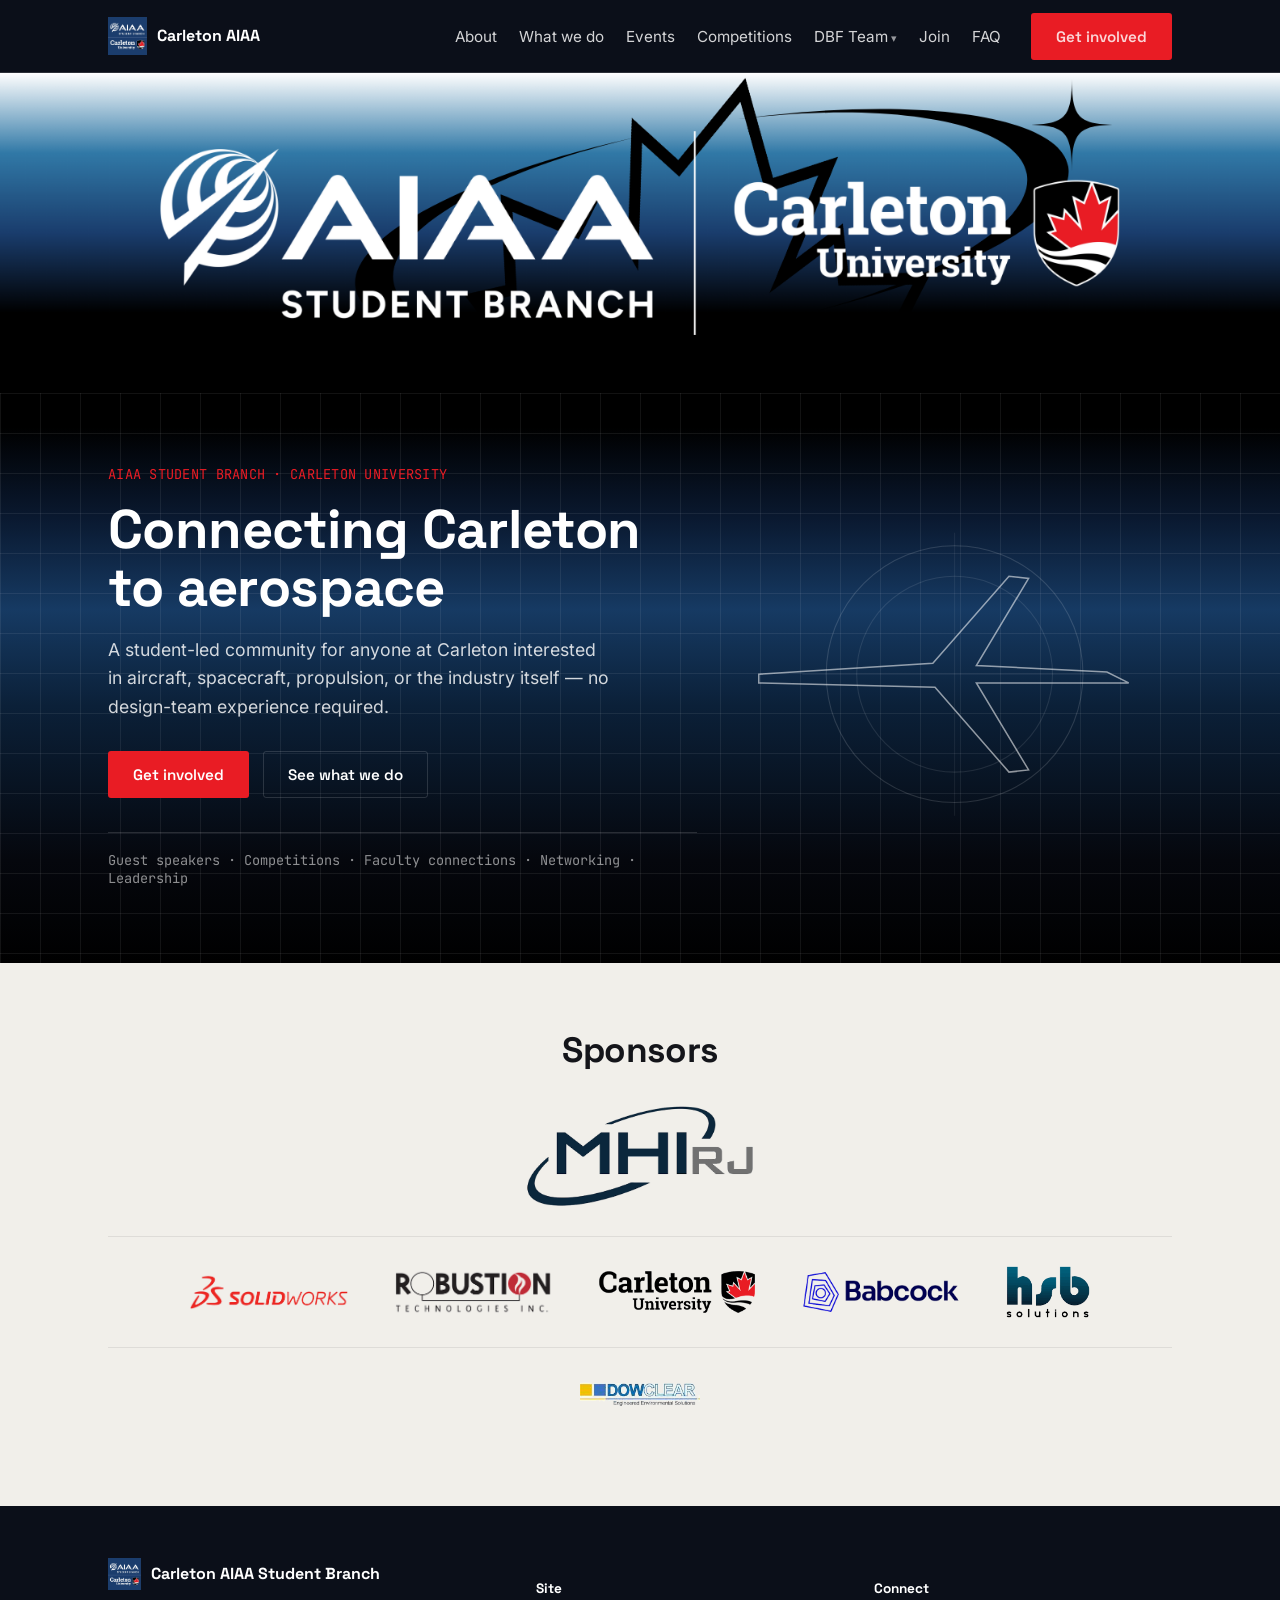
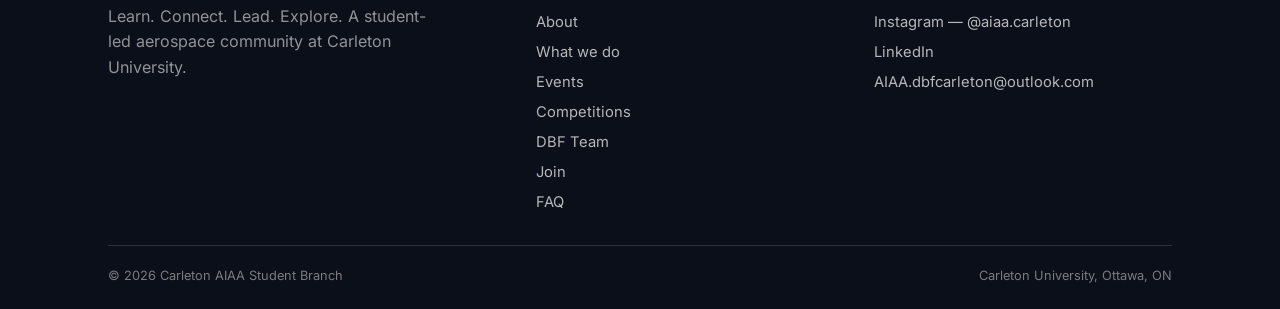
<file: index.html>
<!DOCTYPE html>
<html lang="en">
<head>
<meta charset="UTF-8">
<meta name="viewport" content="width=device-width, initial-scale=1">
<title>Home — Carleton AIAA Student Branch</title>
<meta name="description" content="The AIAA Student Branch at Carleton University — guest speakers, competitions like Design/Build/Fly, faculty connections, and a student-led aerospace community.">
<link rel="stylesheet" href="style.css?v=3">
</head>
<body>
<nav class="nav">
  <div class="wrap">
    <a href="index.html" class="nav-brand">
      <img src="assets/square_transparent.png" alt="Carleton AIAA">
      <span>Carleton AIAA</span>
    </a>
    <button class="nav-toggle" id="navToggle" aria-label="Toggle menu" aria-expanded="false">&#9776;</button>
    <ul class="nav-links" id="navLinks">
      <li><a href="about.html">About</a></li>
      <li><a href="what-we-do.html">What we do</a></li>
      <li><a href="events.html">Events</a></li>
      <li><a href="competitions.html">Competitions</a></li>
      <li class="nav-item-dropdown">
        <a href="dbf.html">DBF Team</a>
        <ul class="nav-dropdown">
          <li><a href="sponsorships.html">Sponsorships</a></li>
          <li><a href="sponsors.html">Sponsors</a></li>
        </ul>
      </li>
      <li><a href="join.html">Join</a></li>
      <li><a href="faq.html">FAQ</a></li>
      <li class="nav-cta"><a class="btn btn-primary" href="join.html">Get involved</a></li>
    </ul>
  </div>
</nav>
<div class="banner"><img src="assets/banner.png" alt="Carleton AIAA — Carleton University"></div>
<header class="hero" id="top">
  <div class="blueprint-grid"></div>
  <div class="wrap">
    <div>
      <div class="hero-kicker">AIAA STUDENT BRANCH &middot; CARLETON UNIVERSITY</div>
      <h1>Connecting Carleton to aerospace</h1>
      <p class="lead">A student-led community for anyone at Carleton interested in aircraft, spacecraft, propulsion, or the industry itself — no design-team experience required.</p>
      <div class="hero-actions">
        <a class="btn btn-primary" href="join.html">Get involved</a>
        <a class="btn btn-ghost" href="what-we-do.html">See what we do</a>
      </div>
      <div class="hero-chips mono">Guest speakers &middot; Competitions &middot; Faculty connections &middot; Networking &middot; Leadership</div>
    </div>
    <div class="hero-art" aria-hidden="true">
      <svg viewBox="0 0 400 300" fill="none" xmlns="http://www.w3.org/2000/svg">
  <path d="M20 150 L180 140 L250 60 L268 62 L220 142 L340 148 L360 158 L220 158 L268 238 L250 240 L182 162 L20 158 Z" stroke="currentColor" stroke-width="1.4"/>
  <circle cx="200" cy="150" r="118" stroke="currentColor" stroke-opacity="0.25" stroke-width="1"/>
  <circle cx="200" cy="150" r="90" stroke="currentColor" stroke-opacity="0.18" stroke-width="1"/>
  <line x1="200" y1="20" x2="200" y2="280" stroke="currentColor" stroke-opacity="0.12"/>
  <line x1="60" y1="150" x2="340" y2="150" stroke="currentColor" stroke-opacity="0.12"/>
</svg>
    </div>
  </div>
</header>

<section class="section" id="homeEvents">
  <div class="wrap">
    <div class="section-head">
      <div class="rule"></div>
      <h2>Upcoming events</h2>
      <p class="lead">Seminars, socials, and everything else coming up at the branch.</p>
    </div>
    <div class="event-list"></div>
    <p class="events-more"><a class="btn btn-outline" href="events.html">See all events &rarr;</a></p>
  </div>
</section>

<section class="section tight alt" id="sponsors">
  <div class="wrap" style="text-align:center;">
    <div class="section-head" style="margin: 0 auto 8px; text-align:center;">
      <h2>Sponsors</h2>
    </div>
    <div class="sponsor-tiers compact">
      <div class="sponsor-tier tier-partner">
        <a href="https://mhirj.com/en" target="_blank" rel="noopener noreferrer" aria-label="MHI RJ Aviation Group (opens in a new tab)"><img src="assets/sponsor_mhirj.png" alt="MHI RJ Aviation Group"></a>
      </div>
      <div class="sponsor-tier tier-gold">
        <a href="https://www.solidworks.com/" target="_blank" rel="noopener noreferrer" aria-label="SOLIDWORKS (opens in a new tab)"><img src="assets/sponsor_solidworks.png" alt="SOLIDWORKS"></a>
        <a href="https://www.robustion.ca/" target="_blank" rel="noopener noreferrer" aria-label="Robustion Technologies Inc. (opens in a new tab)"><img src="assets/sponsor_robustion.png" alt="Robustion Technologies Inc."></a>
        <a href="https://carleton.ca/" target="_blank" rel="noopener noreferrer" aria-label="Carleton University (opens in a new tab)"><img src="assets/sponsor_carleton.png" alt="Carleton University"></a>
        <a href="https://www.babcockinternational.com/" target="_blank" rel="noopener noreferrer" aria-label="Babcock International (opens in a new tab)"><img src="assets/sponsor_babcock.png" alt="Babcock International"></a>
        <a href="https://www.hsb-solutions.com/" target="_blank" rel="noopener noreferrer" aria-label="hsb solutions (opens in a new tab)"><img src="assets/sponsor_hsb.png" alt="hsb solutions"></a>
      </div>
      <div class="sponsor-tier tier-silver">
        <a href="https://dowclear.com/" target="_blank" rel="noopener noreferrer" aria-label="Dowclear Engineered Environmental Solutions (opens in a new tab)"><img src="assets/sponsor_dowclear.png" alt="Dowclear Engineered Environmental Solutions"></a>
      </div>
    </div>
  </div>
</section>

<footer>
  <div class="wrap">
    <div class="footer-top">
      <div>
        <div class="footer-brand">
          <img src="assets/square_transparent.png" alt="Carleton AIAA">
          <span>Carleton AIAA Student Branch</span>
        </div>
        <p style="color:rgba(255,255,255,0.55); max-width: 34ch;">Learn. Connect. Lead. Explore. A student-led aerospace community at Carleton University.</p>
      </div>
      <div>
        <h5>Site</h5>
        <ul>
          <li><a href="about.html">About</a></li>
          <li><a href="what-we-do.html">What we do</a></li>
          <li><a href="events.html">Events</a></li>
          <li><a href="competitions.html">Competitions</a></li>
          <li><a href="dbf.html">DBF Team</a></li>
          <li><a href="join.html">Join</a></li>
          <li><a href="faq.html">FAQ</a></li>
        </ul>
      </div>
      <div>
        <h5>Connect</h5>
        <ul>
          <li><a href="https://www.instagram.com/aiaa.carleton" target="_blank" rel="noopener">Instagram &mdash; @aiaa.carleton</a></li>
          <li><a href="https://www.linkedin.com/company/108041948/" target="_blank" rel="noopener">LinkedIn</a></li>
          <li><a href="mailto:AIAA.dbfcarleton@outlook.com">AIAA.dbfcarleton@outlook.com</a></li>
        </ul>
      </div>
    </div>
    <div class="footer-bottom">
      <span>&copy; <span id="year"></span> Carleton AIAA Student Branch</span>
      <span>Carleton University, Ottawa, ON</span>
    </div>
  </div>
</footer>

<script src="events.js?v=4"></script>
<script src="script.js?v=3"></script>
</body>
</html>
</file>
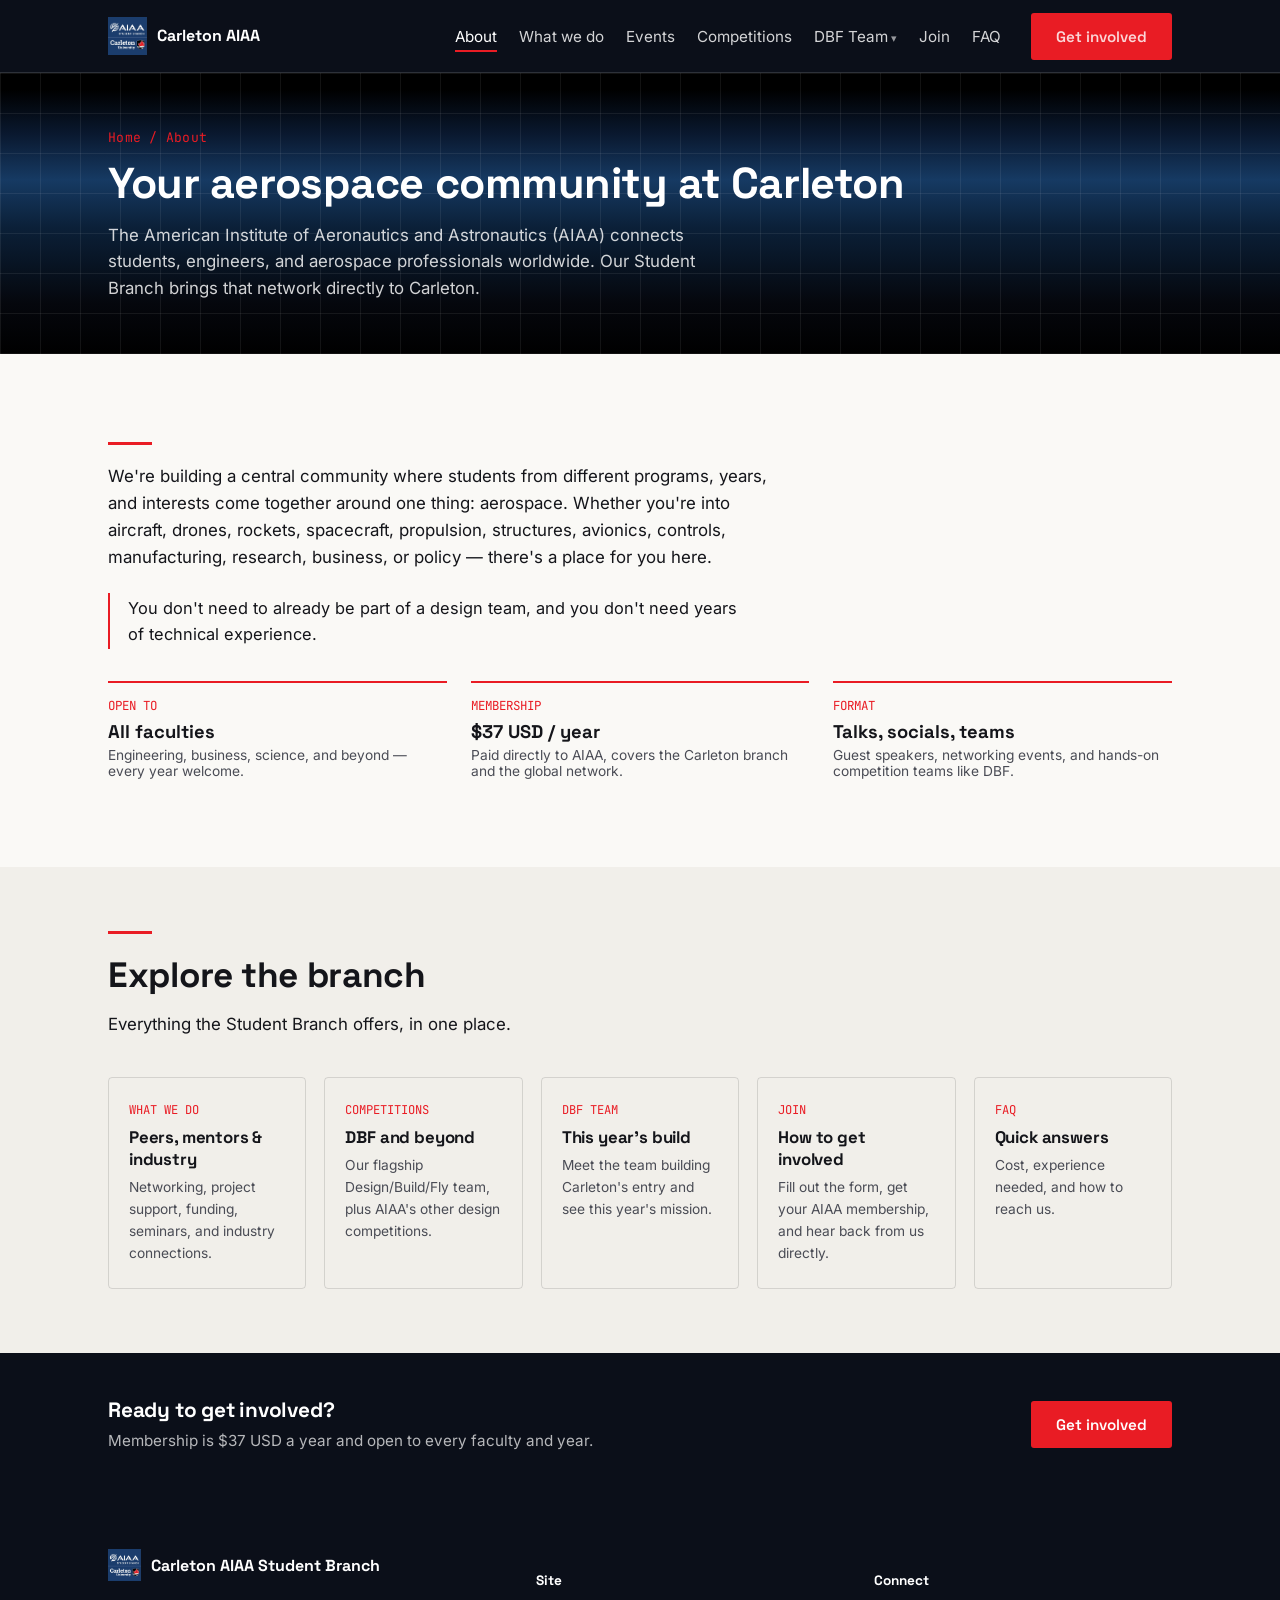
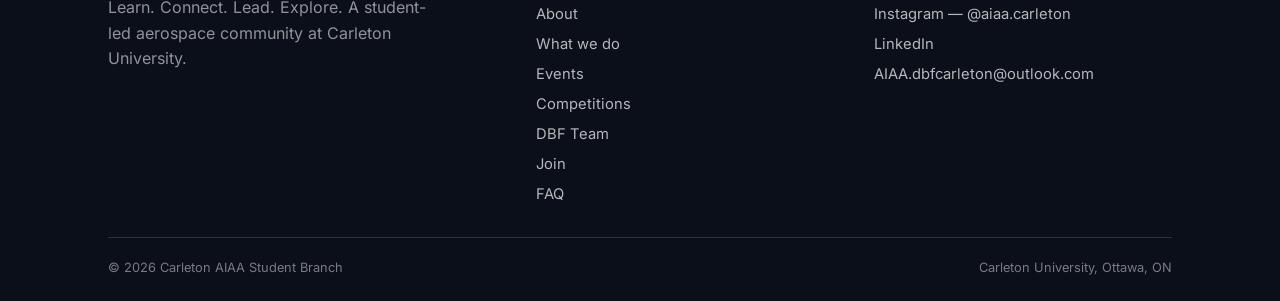
<file: about.html>
<!DOCTYPE html>
<html lang="en">
<head>
<meta charset="UTF-8">
<meta name="viewport" content="width=device-width, initial-scale=1">
<title>About — Carleton AIAA Student Branch</title>
<meta name="description" content="What the AIAA Student Branch at Carleton University is, who it's for, and why it exists.">
<link rel="stylesheet" href="style.css?v=3">
</head>
<body>
<nav class="nav">
  <div class="wrap">
    <a href="index.html" class="nav-brand">
      <img src="assets/square_transparent.png" alt="Carleton AIAA">
      <span>Carleton AIAA</span>
    </a>
    <button class="nav-toggle" id="navToggle" aria-label="Toggle menu" aria-expanded="false">&#9776;</button>
    <ul class="nav-links" id="navLinks">
      <li><a href="about.html" class="active">About</a></li>
      <li><a href="what-we-do.html">What we do</a></li>
      <li><a href="events.html">Events</a></li>
      <li><a href="competitions.html">Competitions</a></li>
      <li class="nav-item-dropdown">
        <a href="dbf.html">DBF Team</a>
        <ul class="nav-dropdown">
          <li><a href="sponsorships.html">Sponsorships</a></li>
          <li><a href="sponsors.html">Sponsors</a></li>
        </ul>
      </li>
      <li><a href="join.html">Join</a></li>
      <li><a href="faq.html">FAQ</a></li>
      <li class="nav-cta"><a class="btn btn-primary" href="join.html">Get involved</a></li>
    </ul>
  </div>
</nav>
<header class="page-header">
  <div class="blueprint-grid"></div>
  <div class="wrap">
    <div class="crumb"><a href="index.html">Home</a> / About</div>
    <h1>Your aerospace community at Carleton</h1>
    <p class="lead">The American Institute of Aeronautics and Astronautics (AIAA) connects students, engineers, and aerospace professionals worldwide. Our Student Branch brings that network directly to Carleton.</p>
  </div>
</header>

<section class="section">
  <div class="wrap">
    <div style="max-width:760px;">
      <div class="rule"></div>
      <p class="lead">We're building a central community where students from different programs, years, and interests come together around one thing: aerospace. Whether you're into aircraft, drones, rockets, spacecraft, propulsion, structures, avionics, controls, manufacturing, research, business, or policy — there's a place for you here.</p>
      <div class="callout">
        <p>You don't need to already be part of a design team, and you don't need years of technical experience.</p>
      </div>
    </div>

    <div class="facts-strip" style="margin-top:32px;">
      <div class="fact"><div class="fk">OPEN TO</div><div class="fv">All faculties</div><div class="fd">Engineering, business, science, and beyond — every year welcome.</div></div>
      <div class="fact"><div class="fk">MEMBERSHIP</div><div class="fv">$37 USD / year</div><div class="fd">Paid directly to AIAA, covers the Carleton branch and the global network.</div></div>
      <div class="fact"><div class="fk">FORMAT</div><div class="fv">Talks, socials, teams</div><div class="fd">Guest speakers, networking events, and hands-on competition teams like DBF.</div></div>
    </div>
  </div>
</section>

<section class="section alt tight">
  <div class="wrap">
    <div class="section-head">
      <div class="rule"></div>
      <h2>Explore the branch</h2>
      <p class="lead">Everything the Student Branch offers, in one place.</p>
    </div>
    <div class="nav-tiles">
      <a class="nav-tile" href="what-we-do.html">
        <div class="nt-label">WHAT WE DO</div>
        <h3>Peers, mentors &amp; industry</h3>
        <p>Networking, project support, funding, seminars, and industry connections.</p>
      </a>
      <a class="nav-tile" href="competitions.html">
        <div class="nt-label">COMPETITIONS</div>
        <h3>DBF and beyond</h3>
        <p>Our flagship Design/Build/Fly team, plus AIAA's other design competitions.</p>
      </a>
      <a class="nav-tile" href="dbf.html">
        <div class="nt-label">DBF TEAM</div>
        <h3>This year's build</h3>
        <p>Meet the team building Carleton's entry and see this year's mission.</p>
      </a>
      <a class="nav-tile" href="join.html">
        <div class="nt-label">JOIN</div>
        <h3>How to get involved</h3>
        <p>Fill out the form, get your AIAA membership, and hear back from us directly.</p>
      </a>
      <a class="nav-tile" href="faq.html">
        <div class="nt-label">FAQ</div>
        <h3>Quick answers</h3>
        <p>Cost, experience needed, and how to reach us.</p>
      </a>
    </div>
  </div>
</section>

<section class="cta-band">
  <div class="wrap">
    <div>
      <h3>Ready to get involved?</h3>
      <p>Membership is $37 USD a year and open to every faculty and year.</p>
    </div>
    <div class="cta-actions">
      <a class="btn btn-primary" href="join.html">Get involved</a>
    </div>
  </div>
</section>
<footer>
  <div class="wrap">
    <div class="footer-top">
      <div>
        <div class="footer-brand">
          <img src="assets/square_transparent.png" alt="Carleton AIAA">
          <span>Carleton AIAA Student Branch</span>
        </div>
        <p style="color:rgba(255,255,255,0.55); max-width: 34ch;">Learn. Connect. Lead. Explore. A student-led aerospace community at Carleton University.</p>
      </div>
      <div>
        <h5>Site</h5>
        <ul>
          <li><a href="about.html">About</a></li>
          <li><a href="what-we-do.html">What we do</a></li>
          <li><a href="events.html">Events</a></li>
          <li><a href="competitions.html">Competitions</a></li>
          <li><a href="dbf.html">DBF Team</a></li>
          <li><a href="join.html">Join</a></li>
          <li><a href="faq.html">FAQ</a></li>
        </ul>
      </div>
      <div>
        <h5>Connect</h5>
        <ul>
          <li><a href="https://www.instagram.com/aiaa.carleton" target="_blank" rel="noopener">Instagram &mdash; @aiaa.carleton</a></li>
          <li><a href="https://www.linkedin.com/company/108041948/" target="_blank" rel="noopener">LinkedIn</a></li>
          <li><a href="mailto:AIAA.dbfcarleton@outlook.com">AIAA.dbfcarleton@outlook.com</a></li>
        </ul>
      </div>
    </div>
    <div class="footer-bottom">
      <span>&copy; <span id="year"></span> Carleton AIAA Student Branch</span>
      <span>Carleton University, Ottawa, ON</span>
    </div>
  </div>
</footer>

<script src="script.js?v=3"></script>
</body>
</html>
</file>
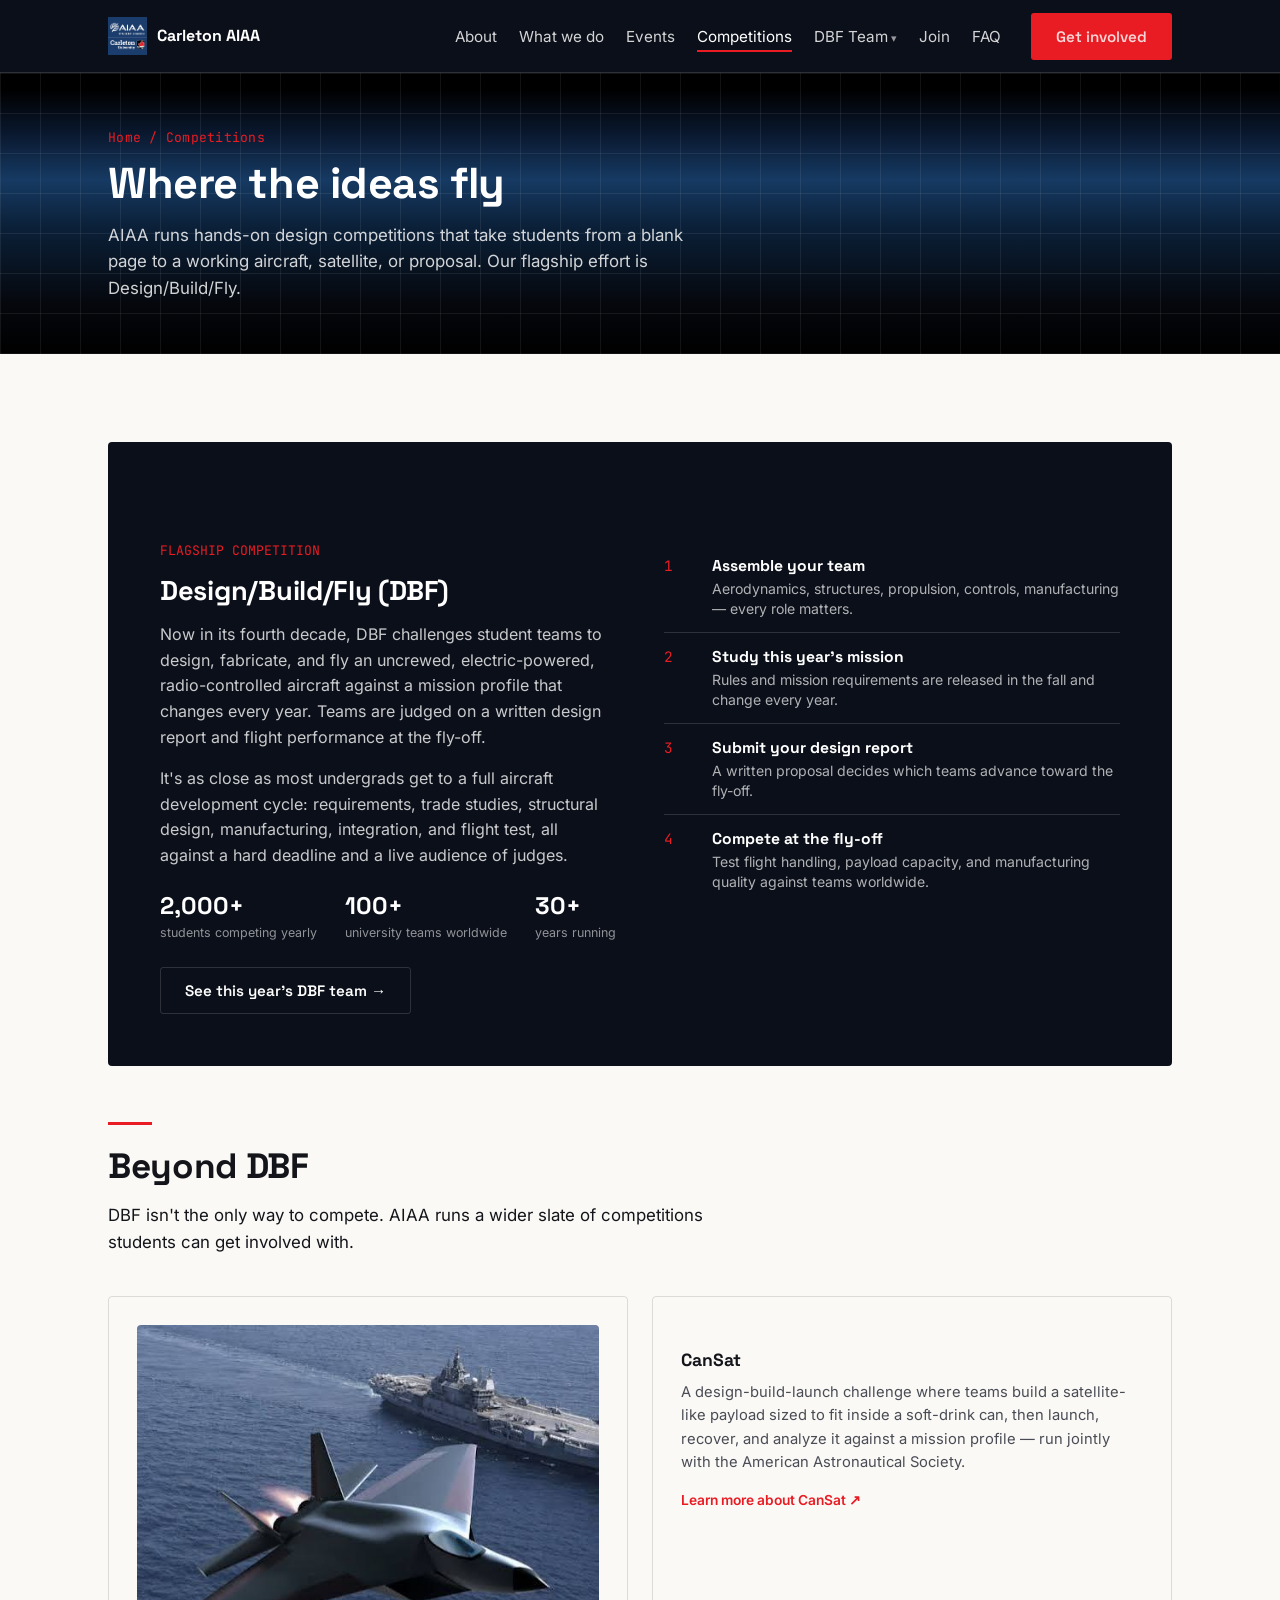
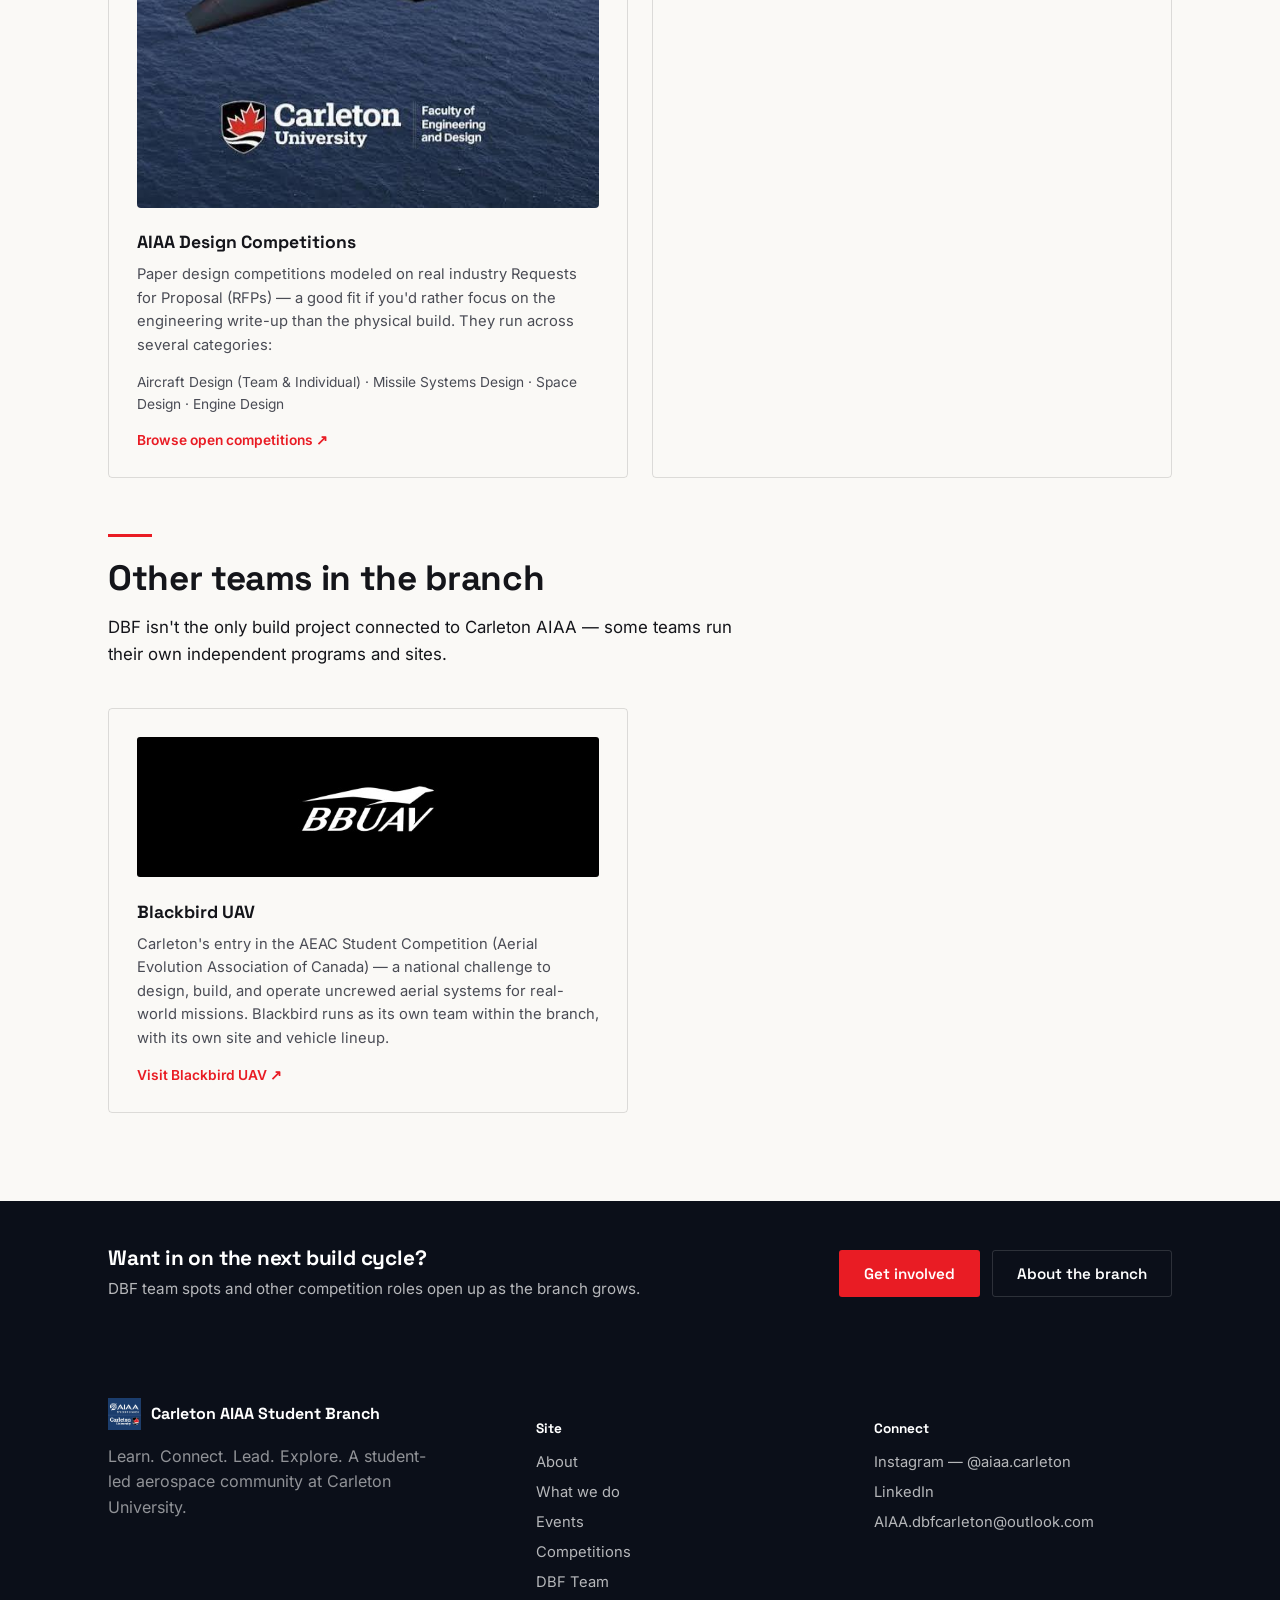
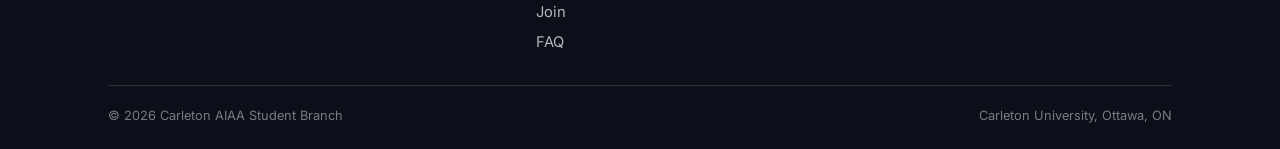
<file: competitions.html>
<!DOCTYPE html>
<html lang="en">
<head>
<meta charset="UTF-8">
<meta name="viewport" content="width=device-width, initial-scale=1">
<title>Competitions — Carleton AIAA Student Branch</title>
<meta name="description" content="Design/Build/Fly, CanSat, and AIAA's paper design competitions — how Carleton AIAA students get hands-on.">
<link rel="stylesheet" href="style.css?v=3">
</head>
<body>
<nav class="nav">
  <div class="wrap">
    <a href="index.html" class="nav-brand">
      <img src="assets/square_transparent.png" alt="Carleton AIAA">
      <span>Carleton AIAA</span>
    </a>
    <button class="nav-toggle" id="navToggle" aria-label="Toggle menu" aria-expanded="false">&#9776;</button>
    <ul class="nav-links" id="navLinks">
      <li><a href="about.html">About</a></li>
      <li><a href="what-we-do.html">What we do</a></li>
      <li><a href="events.html">Events</a></li>
      <li><a href="competitions.html" class="active">Competitions</a></li>
      <li class="nav-item-dropdown">
        <a href="dbf.html">DBF Team</a>
        <ul class="nav-dropdown">
          <li><a href="sponsorships.html">Sponsorships</a></li>
          <li><a href="sponsors.html">Sponsors</a></li>
        </ul>
      </li>
      <li><a href="join.html">Join</a></li>
      <li><a href="faq.html">FAQ</a></li>
      <li class="nav-cta"><a class="btn btn-primary" href="join.html">Get involved</a></li>
    </ul>
  </div>
</nav>
<header class="page-header">
  <div class="blueprint-grid"></div>
  <div class="wrap">
    <div class="crumb"><a href="index.html">Home</a> / Competitions</div>
    <h1>Where the ideas fly</h1>
    <p class="lead">AIAA runs hands-on design competitions that take students from a blank page to a working aircraft, satellite, or proposal. Our flagship effort is Design/Build/Fly.</p>
  </div>
</header>

<section class="section">
  <div class="wrap">
    <div class="dbf-feature">
      <div class="blueprint-grid"></div>
      <div class="dbf-copy">
        <div class="dbf-tag mono">FLAGSHIP COMPETITION</div>
        <h3>Design/Build/Fly (DBF)</h3>
        <p>Now in its fourth decade, DBF challenges student teams to design, fabricate, and fly an uncrewed, electric-powered, radio-controlled aircraft against a mission profile that changes every year. Teams are judged on a written design report and flight performance at the fly-off.</p>
        <p>It's as close as most undergrads get to a full aircraft development cycle: requirements, trade studies, structural design, manufacturing, integration, and flight test, all against a hard deadline and a live audience of judges.</p>
        <div class="dbf-stats">
          <div><span class="num">2,000+</span><span class="lbl">students competing yearly</span></div>
          <div><span class="num">100+</span><span class="lbl">university teams worldwide</span></div>
          <div><span class="num">30+</span><span class="lbl">years running</span></div>
        </div>
        <a class="btn btn-ghost" href="dbf.html">See this year's DBF team &rarr;</a>
      </div>
      <div class="dbf-steps-col">
        <ol class="steps">
          <li><div><strong>Assemble your team</strong><span class="d">Aerodynamics, structures, propulsion, controls, manufacturing — every role matters.</span></div></li>
          <li><div><strong>Study this year's mission</strong><span class="d">Rules and mission requirements are released in the fall and change every year.</span></div></li>
          <li><div><strong>Submit your design report</strong><span class="d">A written proposal decides which teams advance toward the fly-off.</span></div></li>
          <li><div><strong>Compete at the fly-off</strong><span class="d">Test flight handling, payload capacity, and manufacturing quality against teams worldwide.</span></div></li>
        </ol>
      </div>
    </div>

    <div class="section-head" style="margin-top:56px;">
      <div class="rule"></div>
      <h2>Beyond DBF</h2>
      <p class="lead">DBF isn't the only way to compete. AIAA runs a wider slate of competitions students can get involved with.</p>
    </div>
    <div class="comp-grid">
      <div class="comp-card">
        <div class="feature-img-wrap" style="margin-top:0; margin-bottom:18px;">
          <img src="assets/conceptual_design_jet.jpg" alt="Concept render from Carleton's AIAA conceptual design team">
        </div>
        <h4>AIAA Design Competitions</h4>
        <p>Paper design competitions modeled on real industry Requests for Proposal (RFPs) — a good fit if you'd rather focus on the engineering write-up than the physical build. They run across several categories:</p>
        <p style="font-size:0.86rem; color:var(--ink-soft); margin-bottom:14px;">Aircraft Design (Team &amp; Individual) &middot; Missile Systems Design &middot; Space Design &middot; Engine Design</p>
        <a href="https://aiaa.org/get-involved/university-students/design-competitions/" target="_blank" rel="noopener">Browse open competitions &nearr;</a>
      </div>
      <div class="comp-card">
        <h4>CanSat</h4>
        <p>A design-build-launch challenge where teams build a satellite-like payload sized to fit inside a soft-drink can, then launch, recover, and analyze it against a mission profile — run jointly with the American Astronautical Society.</p>
        <a href="https://www.cansatcompetition.com/" target="_blank" rel="noopener">Learn more about CanSat &nearr;</a>
      </div>
    </div>

    <div class="section-head" style="margin-top:56px;">
      <div class="rule"></div>
      <h2>Other teams in the branch</h2>
      <p class="lead">DBF isn't the only build project connected to Carleton AIAA — some teams run their own independent programs and sites.</p>
    </div>
    <div class="comp-grid">
      <div class="comp-card">
        <img class="comp-card-logo" src="assets/bbuav_logo.png" alt="Blackbird UAV logo">
        <h4>Blackbird UAV</h4>
        <p>Carleton's entry in the AEAC Student Competition (Aerial Evolution Association of Canada) — a national challenge to design, build, and operate uncrewed aerial systems for real-world missions. Blackbird runs as its own team within the branch, with its own site and vehicle lineup.</p>
        <a href="https://www.blackbirduav.ca/" target="_blank" rel="noopener">Visit Blackbird UAV &nearr;</a>
      </div>
    </div>
  </div>
</section>
<section class="cta-band">
  <div class="wrap">
    <div>
      <h3>Want in on the next build cycle?</h3>
      <p>DBF team spots and other competition roles open up as the branch grows.</p>
    </div>
    <div class="cta-actions">
      <a class="btn btn-primary" href="join.html">Get involved</a>
      <a class="btn btn-ghost" href="about.html">About the branch</a>
    </div>
  </div>
</section>
<footer>
  <div class="wrap">
    <div class="footer-top">
      <div>
        <div class="footer-brand">
          <img src="assets/square_transparent.png" alt="Carleton AIAA">
          <span>Carleton AIAA Student Branch</span>
        </div>
        <p style="color:rgba(255,255,255,0.55); max-width: 34ch;">Learn. Connect. Lead. Explore. A student-led aerospace community at Carleton University.</p>
      </div>
      <div>
        <h5>Site</h5>
        <ul>
          <li><a href="about.html">About</a></li>
          <li><a href="what-we-do.html">What we do</a></li>
          <li><a href="events.html">Events</a></li>
          <li><a href="competitions.html">Competitions</a></li>
          <li><a href="dbf.html">DBF Team</a></li>
          <li><a href="join.html">Join</a></li>
          <li><a href="faq.html">FAQ</a></li>
        </ul>
      </div>
      <div>
        <h5>Connect</h5>
        <ul>
          <li><a href="https://www.instagram.com/aiaa.carleton" target="_blank" rel="noopener">Instagram &mdash; @aiaa.carleton</a></li>
          <li><a href="https://www.linkedin.com/company/108041948/" target="_blank" rel="noopener">LinkedIn</a></li>
          <li><a href="mailto:AIAA.dbfcarleton@outlook.com">AIAA.dbfcarleton@outlook.com</a></li>
        </ul>
      </div>
    </div>
    <div class="footer-bottom">
      <span>&copy; <span id="year"></span> Carleton AIAA Student Branch</span>
      <span>Carleton University, Ottawa, ON</span>
    </div>
  </div>
</footer>

<script src="script.js?v=3"></script>
</body>
</html>
</file>
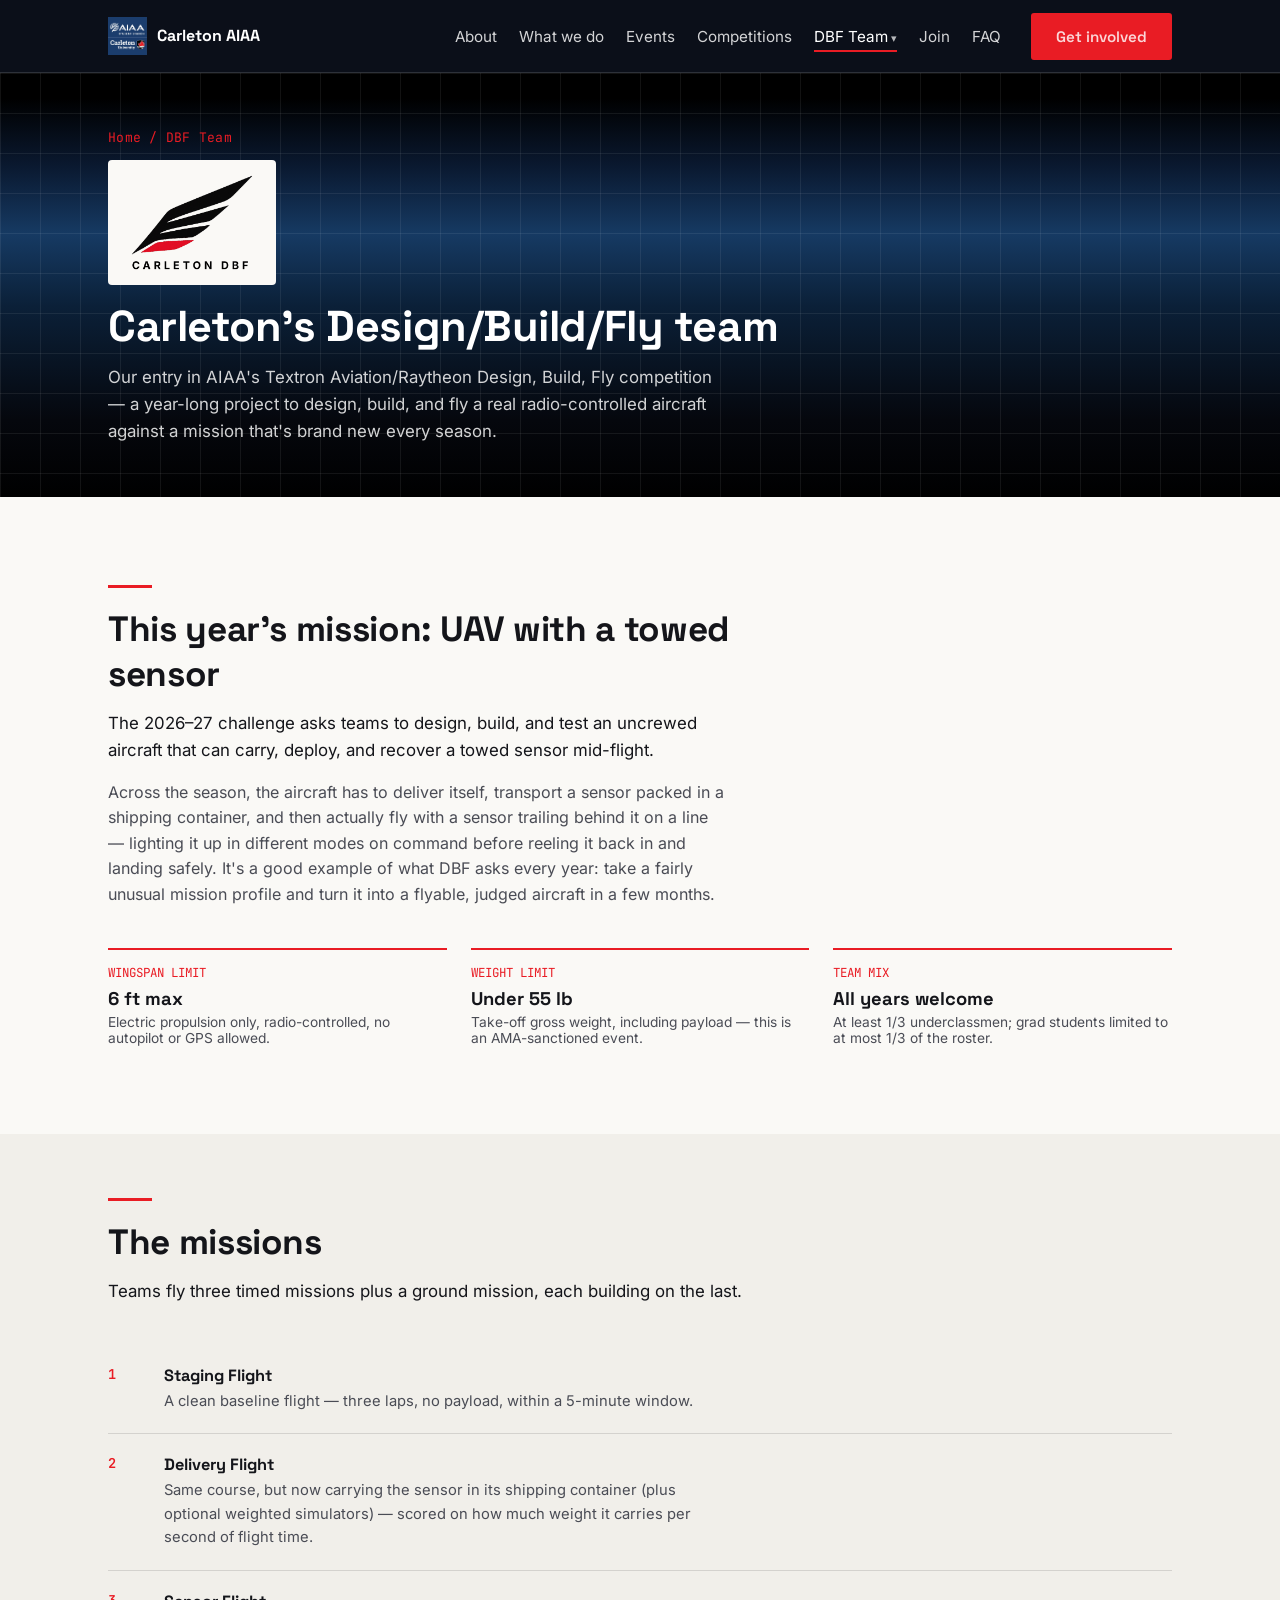
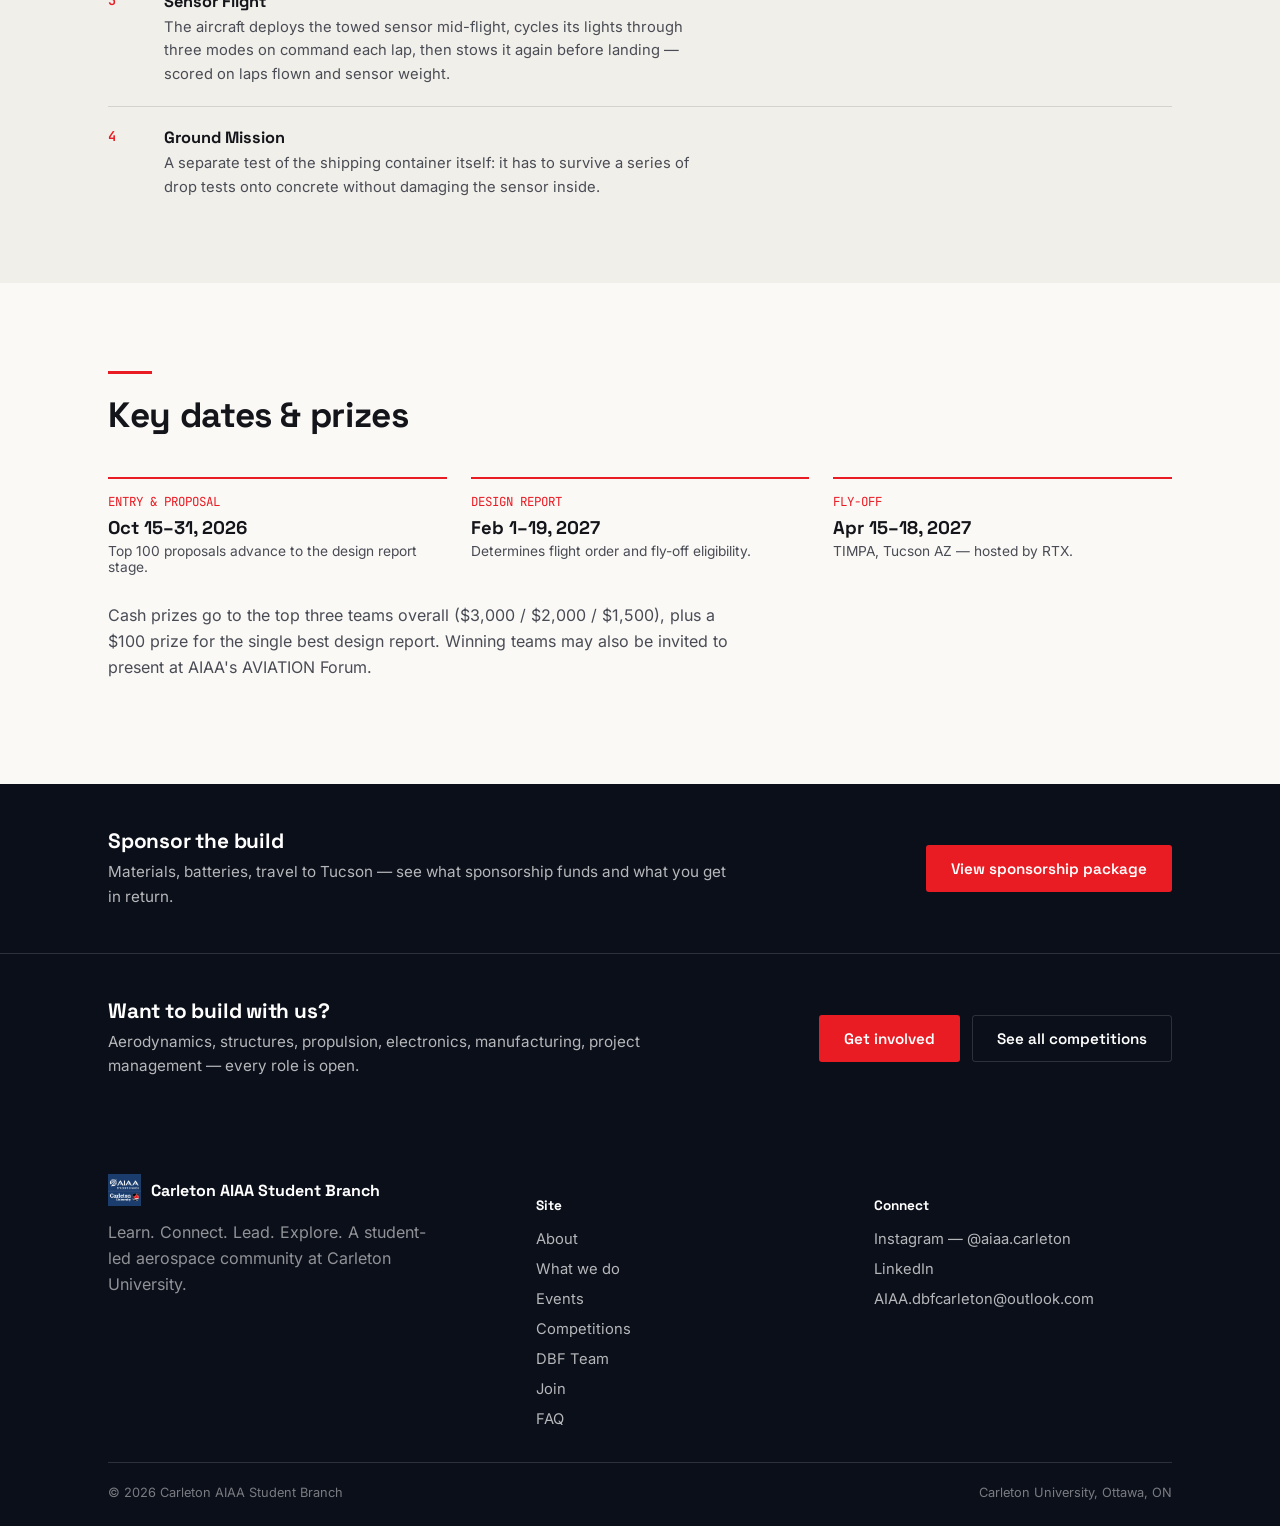
<file: dbf.html>
<!DOCTYPE html>
<html lang="en">
<head>
<meta charset="UTF-8">
<meta name="viewport" content="width=device-width, initial-scale=1">
<title>DBF Team — Carleton AIAA Student Branch</title>
<meta name="description" content="Carleton's Design/Build/Fly team — this year's mission, key dates, and how to join the build.">
<link rel="stylesheet" href="style.css?v=3">
</head>
<body>
<nav class="nav">
  <div class="wrap">
    <a href="index.html" class="nav-brand">
      <img src="assets/square_transparent.png" alt="Carleton AIAA">
      <span>Carleton AIAA</span>
    </a>
    <button class="nav-toggle" id="navToggle" aria-label="Toggle menu" aria-expanded="false">&#9776;</button>
    <ul class="nav-links" id="navLinks">
      <li><a href="about.html">About</a></li>
      <li><a href="what-we-do.html">What we do</a></li>
      <li><a href="events.html">Events</a></li>
      <li><a href="competitions.html">Competitions</a></li>
      <li class="nav-item-dropdown">
        <a href="dbf.html" class="active">DBF Team</a>
        <ul class="nav-dropdown">
          <li><a href="sponsorships.html">Sponsorships</a></li>
          <li><a href="sponsors.html">Sponsors</a></li>
        </ul>
      </li>
      <li><a href="join.html">Join</a></li>
      <li><a href="faq.html">FAQ</a></li>
      <li class="nav-cta"><a class="btn btn-primary" href="join.html">Get involved</a></li>
    </ul>
  </div>
</nav>
<header class="page-header">
  <div class="blueprint-grid"></div>
  <div class="wrap">
    <div class="crumb"><a href="index.html">Home</a> / DBF Team</div>
    <img class="dbf-hero-logo" src="assets/dbf_logo.png" alt="Carleton DBF">    <h1>Carleton's Design/Build/Fly team</h1>
    <p class="lead">Our entry in AIAA's Textron Aviation/Raytheon Design, Build, Fly competition — a year-long project to design, build, and fly a real radio-controlled aircraft against a mission that's brand new every season.</p>
  </div>
</header>

<section class="section">
  <div class="wrap">
    <div class="section-head">
      <div class="rule"></div>
      <h2>This year's mission: UAV with a towed sensor</h2>
      <p class="lead">The 2026&ndash;27 challenge asks teams to design, build, and test an uncrewed aircraft that can carry, deploy, and recover a towed sensor mid-flight.</p>
      <p>Across the season, the aircraft has to deliver itself, transport a sensor packed in a shipping container, and then actually fly with a sensor trailing behind it on a line &mdash; lighting it up in different modes on command before reeling it back in and landing safely. It's a good example of what DBF asks every year: take a fairly unusual mission profile and turn it into a flyable, judged aircraft in a few months.</p>
    </div>

    <div class="facts-strip">
      <div class="fact"><div class="fk">WINGSPAN LIMIT</div><div class="fv">6 ft max</div><div class="fd">Electric propulsion only, radio-controlled, no autopilot or GPS allowed.</div></div>
      <div class="fact"><div class="fk">WEIGHT LIMIT</div><div class="fv">Under 55 lb</div><div class="fd">Take-off gross weight, including payload &mdash; this is an AMA-sanctioned event.</div></div>
      <div class="fact"><div class="fk">TEAM MIX</div><div class="fv">All years welcome</div><div class="fd">At least 1/3 underclassmen; grad students limited to at most 1/3 of the roster.</div></div>
    </div>
  </div>
</section>

<section class="section alt tight">
  <div class="wrap">
    <div class="section-head">
      <div class="rule"></div>
      <h2>The missions</h2>
      <p class="lead">Teams fly three timed missions plus a ground mission, each building on the last.</p>
    </div>
    <ol class="mission-steps">
      <li><div><strong>Staging Flight</strong><p>A clean baseline flight &mdash; three laps, no payload, within a 5-minute window.</p></div></li>
      <li><div><strong>Delivery Flight</strong><p>Same course, but now carrying the sensor in its shipping container (plus optional weighted simulators) &mdash; scored on how much weight it carries per second of flight time.</p></div></li>
      <li><div><strong>Sensor Flight</strong><p>The aircraft deploys the towed sensor mid-flight, cycles its lights through three modes on command each lap, then stows it again before landing &mdash; scored on laps flown and sensor weight.</p></div></li>
      <li><div><strong>Ground Mission</strong><p>A separate test of the shipping container itself: it has to survive a series of drop tests onto concrete without damaging the sensor inside.</p></div></li>
    </ol>
  </div>
</section>

<section class="section">
  <div class="wrap">
    <div class="section-head">
      <div class="rule"></div>
      <h2>Key dates &amp; prizes</h2>
    </div>
    <div class="facts-strip">
      <div class="fact"><div class="fk">ENTRY &amp; PROPOSAL</div><div class="fv">Oct 15&ndash;31, 2026</div><div class="fd">Top 100 proposals advance to the design report stage.</div></div>
      <div class="fact"><div class="fk">DESIGN REPORT</div><div class="fv">Feb 1&ndash;19, 2027</div><div class="fd">Determines flight order and fly-off eligibility.</div></div>
      <div class="fact"><div class="fk">FLY-OFF</div><div class="fv">Apr 15&ndash;18, 2027</div><div class="fd">TIMPA, Tucson AZ &mdash; hosted by RTX.</div></div>
    </div>
    <p style="margin-top:28px;">Cash prizes go to the top three teams overall ($3,000 / $2,000 / $1,500), plus a $100 prize for the single best design report. Winning teams may also be invited to present at AIAA's AVIATION Forum.</p>
  </div>
</section>

<section class="cta-band">
  <div class="wrap">
    <div>
      <h3>Sponsor the build</h3>
      <p>Materials, batteries, travel to Tucson &mdash; see what sponsorship funds and what you get in return.</p>
    </div>
    <div class="cta-actions">
      <a class="btn btn-primary" href="sponsorships.html">View sponsorship package</a>
    </div>
  </div>
</section>

<section class="cta-band">
  <div class="wrap">
    <div>
      <h3>Want to build with us?</h3>
      <p>Aerodynamics, structures, propulsion, electronics, manufacturing, project management &mdash; every role is open.</p>
    </div>
    <div class="cta-actions">
      <a class="btn btn-primary" href="join.html">Get involved</a>
      <a class="btn btn-ghost" href="competitions.html">See all competitions</a>
    </div>
  </div>
</section>

<footer>
  <div class="wrap">
    <div class="footer-top">
      <div>
        <div class="footer-brand">
          <img src="assets/square_transparent.png" alt="Carleton AIAA">
          <span>Carleton AIAA Student Branch</span>
        </div>
        <p style="color:rgba(255,255,255,0.55); max-width: 34ch;">Learn. Connect. Lead. Explore. A student-led aerospace community at Carleton University.</p>
      </div>
      <div>
        <h5>Site</h5>
        <ul>
          <li><a href="about.html">About</a></li>
          <li><a href="what-we-do.html">What we do</a></li>
          <li><a href="events.html">Events</a></li>
          <li><a href="competitions.html">Competitions</a></li>
          <li><a href="dbf.html">DBF Team</a></li>
          <li><a href="join.html">Join</a></li>
          <li><a href="faq.html">FAQ</a></li>
        </ul>
      </div>
      <div>
        <h5>Connect</h5>
        <ul>
          <li><a href="https://www.instagram.com/aiaa.carleton" target="_blank" rel="noopener">Instagram &mdash; @aiaa.carleton</a></li>
          <li><a href="https://www.linkedin.com/company/108041948/" target="_blank" rel="noopener">LinkedIn</a></li>
          <li><a href="mailto:AIAA.dbfcarleton@outlook.com">AIAA.dbfcarleton@outlook.com</a></li>
        </ul>
      </div>
    </div>
    <div class="footer-bottom">
      <span>&copy; <span id="year"></span> Carleton AIAA Student Branch</span>
      <span>Carleton University, Ottawa, ON</span>
    </div>
  </div>
</footer>

<script src="script.js?v=3"></script>
</body>
</html>
</file>
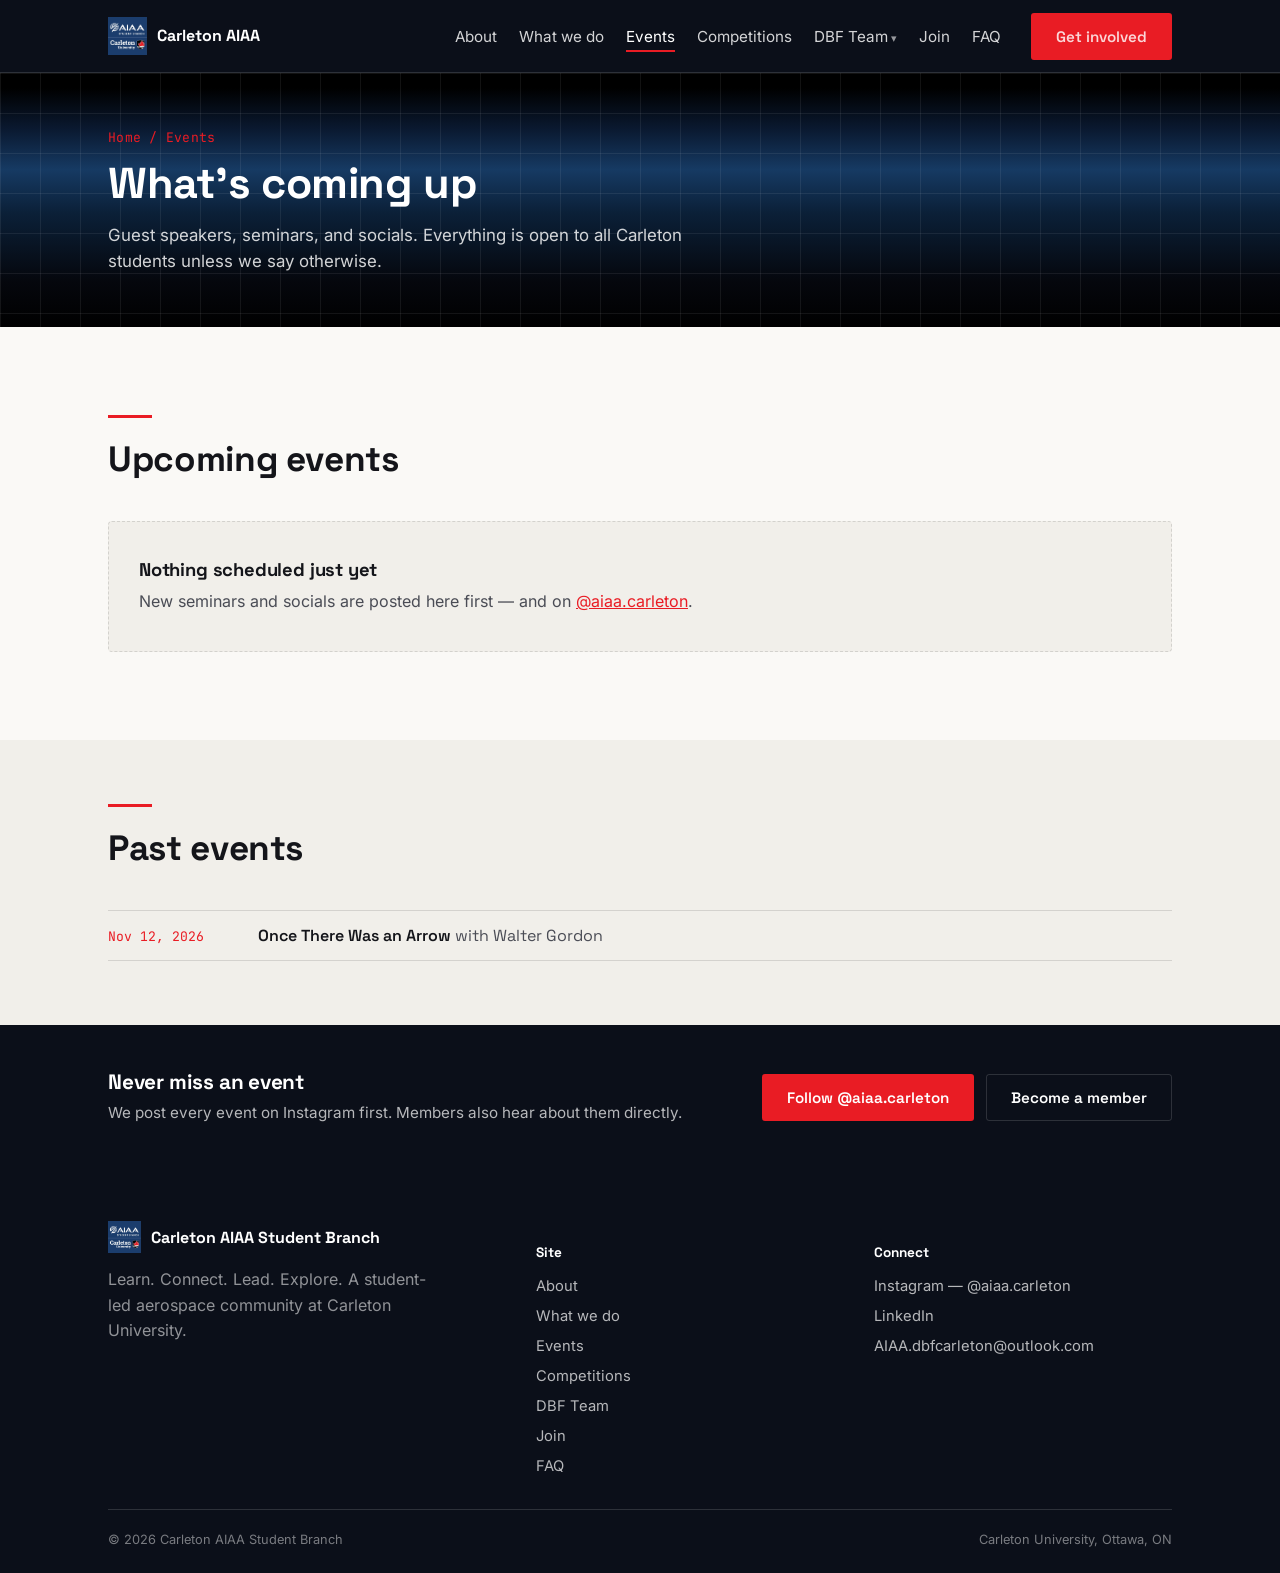
<file: events.html>
<!DOCTYPE html>
<html lang="en">
<head>
<meta charset="UTF-8">
<meta name="viewport" content="width=device-width, initial-scale=1">
<title>Events — Carleton AIAA Student Branch</title>
<meta name="description" content="Upcoming seminars, guest speakers, and socials from the AIAA Student Branch at Carleton University.">
<link rel="stylesheet" href="style.css?v=3">
</head>
<body>
<nav class="nav">
  <div class="wrap">
    <a href="index.html" class="nav-brand">
      <img src="assets/square_transparent.png" alt="Carleton AIAA">
      <span>Carleton AIAA</span>
    </a>
    <button class="nav-toggle" id="navToggle" aria-label="Toggle menu" aria-expanded="false">&#9776;</button>
    <ul class="nav-links" id="navLinks">
      <li><a href="about.html">About</a></li>
      <li><a href="what-we-do.html">What we do</a></li>
      <li><a href="events.html" class="active">Events</a></li>
      <li><a href="competitions.html">Competitions</a></li>
      <li class="nav-item-dropdown">
        <a href="dbf.html">DBF Team</a>
        <ul class="nav-dropdown">
          <li><a href="sponsorships.html">Sponsorships</a></li>
          <li><a href="sponsors.html">Sponsors</a></li>
        </ul>
      </li>
      <li><a href="join.html">Join</a></li>
      <li><a href="faq.html">FAQ</a></li>
      <li class="nav-cta"><a class="btn btn-primary" href="join.html">Get involved</a></li>
    </ul>
  </div>
</nav>
<header class="page-header">
  <div class="blueprint-grid"></div>
  <div class="wrap">
    <div class="crumb"><a href="index.html">Home</a> / Events</div>
    <h1>What's coming up</h1>
    <p class="lead">Guest speakers, seminars, and socials. Everything is open to all Carleton students unless we say otherwise.</p>
  </div>
</header>

<section class="section">
  <div class="wrap">
    <div class="section-head">
      <div class="rule"></div>
      <h2>Upcoming events</h2>
    </div>
    <div class="event-list" id="upcomingEvents"></div>
  </div>
</section>

<section class="section alt tight" id="pastEvents">
  <div class="wrap">
    <div class="section-head">
      <div class="rule"></div>
      <h2>Past events</h2>
    </div>
    <div class="timeline-list"></div>
  </div>
</section>

<section class="cta-band">
  <div class="wrap">
    <div>
      <h3>Never miss an event</h3>
      <p>We post every event on Instagram first. Members also hear about them directly.</p>
    </div>
    <div class="cta-actions">
      <a class="btn btn-primary" href="https://www.instagram.com/aiaa.carleton" target="_blank" rel="noopener">Follow @aiaa.carleton</a>
      <a class="btn btn-ghost" href="join.html">Become a member</a>
    </div>
  </div>
</section>
<footer>
  <div class="wrap">
    <div class="footer-top">
      <div>
        <div class="footer-brand">
          <img src="assets/square_transparent.png" alt="Carleton AIAA">
          <span>Carleton AIAA Student Branch</span>
        </div>
        <p style="color:rgba(255,255,255,0.55); max-width: 34ch;">Learn. Connect. Lead. Explore. A student-led aerospace community at Carleton University.</p>
      </div>
      <div>
        <h5>Site</h5>
        <ul>
          <li><a href="about.html">About</a></li>
          <li><a href="what-we-do.html">What we do</a></li>
          <li><a href="events.html">Events</a></li>
          <li><a href="competitions.html">Competitions</a></li>
          <li><a href="dbf.html">DBF Team</a></li>
          <li><a href="join.html">Join</a></li>
          <li><a href="faq.html">FAQ</a></li>
        </ul>
      </div>
      <div>
        <h5>Connect</h5>
        <ul>
          <li><a href="https://www.instagram.com/aiaa.carleton" target="_blank" rel="noopener">Instagram &mdash; @aiaa.carleton</a></li>
          <li><a href="https://www.linkedin.com/company/108041948/" target="_blank" rel="noopener">LinkedIn</a></li>
          <li><a href="mailto:AIAA.dbfcarleton@outlook.com">AIAA.dbfcarleton@outlook.com</a></li>
        </ul>
      </div>
    </div>
    <div class="footer-bottom">
      <span>&copy; <span id="year"></span> Carleton AIAA Student Branch</span>
      <span>Carleton University, Ottawa, ON</span>
    </div>
  </div>
</footer>

<script src="events.js?v=4"></script>
<script src="script.js?v=3"></script>
</body>
</html>
</file>
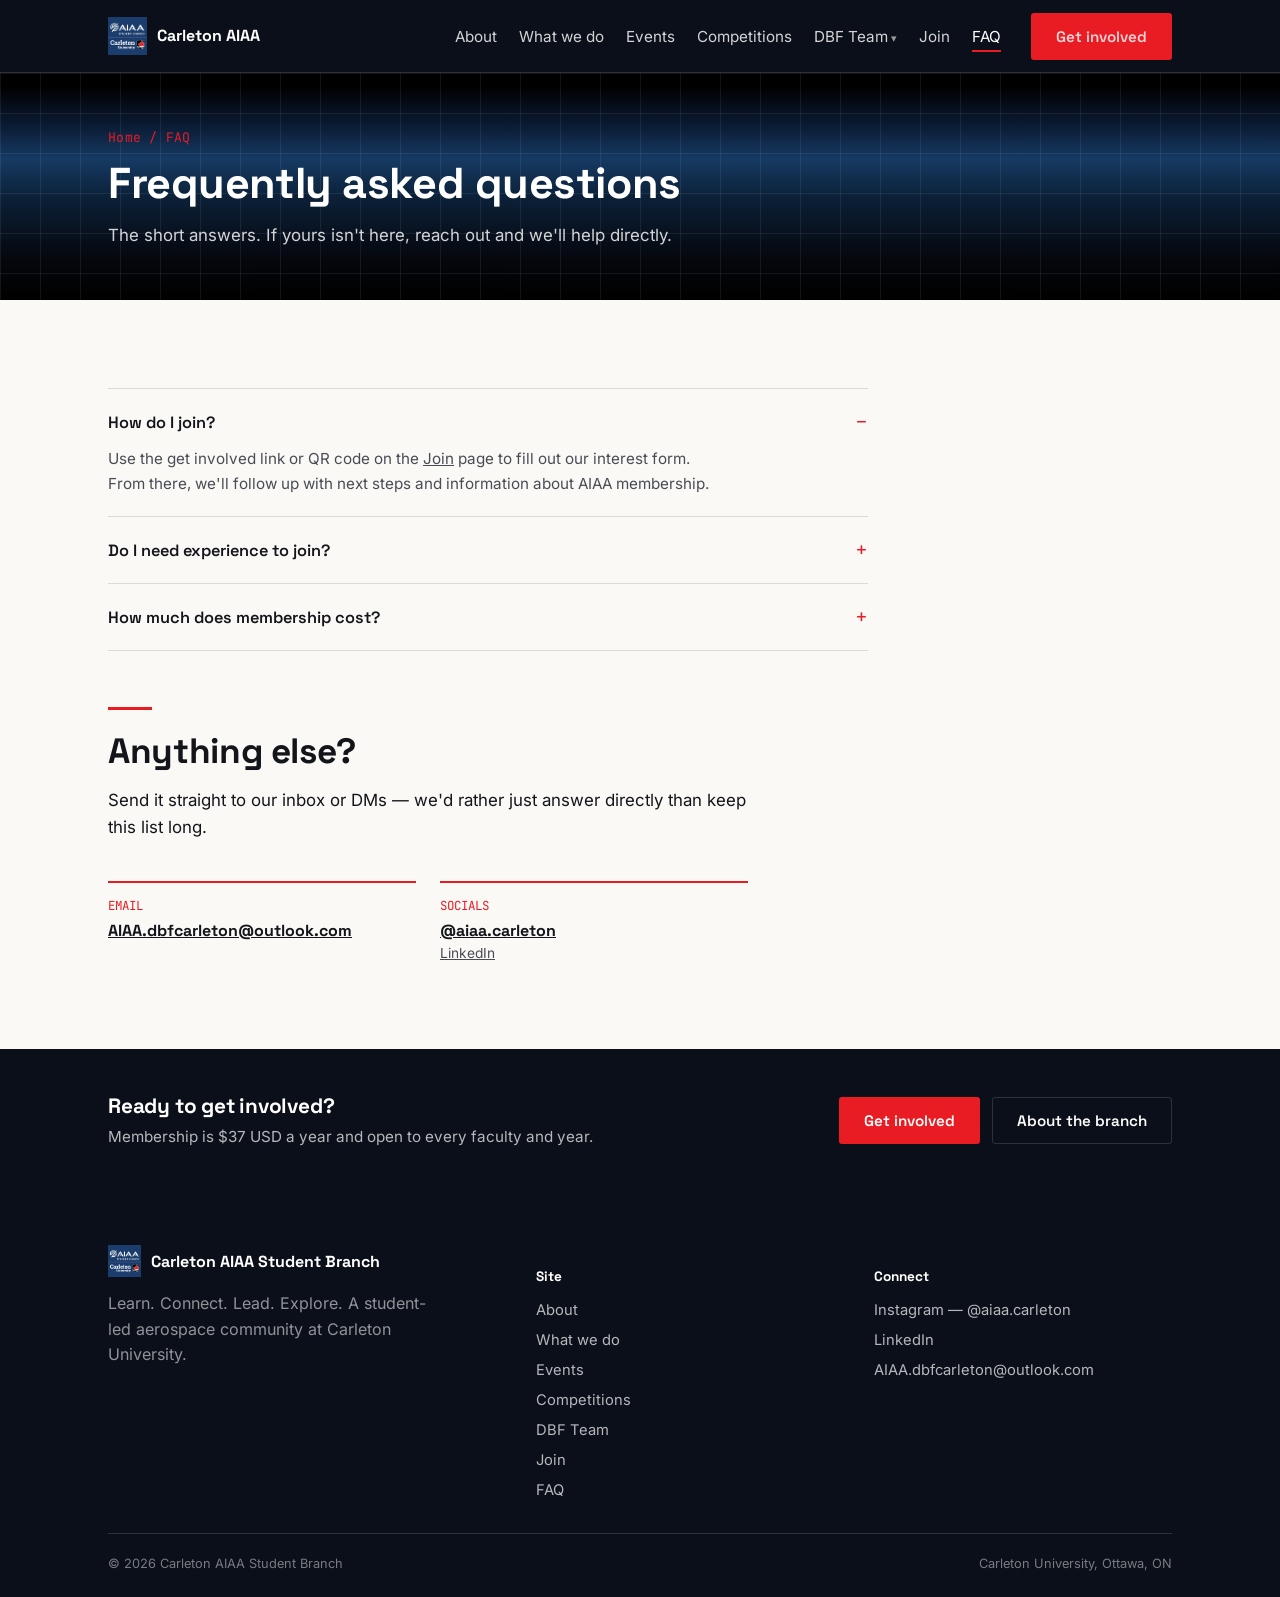
<file: faq.html>
<!DOCTYPE html>
<html lang="en">
<head>
<meta charset="UTF-8">
<meta name="viewport" content="width=device-width, initial-scale=1">
<title>FAQ — Carleton AIAA Student Branch</title>
<meta name="description" content="Answers to common questions about joining, membership cost, experience needed, and how the Student Branch relates to the DBF team.">
<link rel="stylesheet" href="style.css?v=3">
</head>
<body>
<nav class="nav">
  <div class="wrap">
    <a href="index.html" class="nav-brand">
      <img src="assets/square_transparent.png" alt="Carleton AIAA">
      <span>Carleton AIAA</span>
    </a>
    <button class="nav-toggle" id="navToggle" aria-label="Toggle menu" aria-expanded="false">&#9776;</button>
    <ul class="nav-links" id="navLinks">
      <li><a href="about.html">About</a></li>
      <li><a href="what-we-do.html">What we do</a></li>
      <li><a href="events.html">Events</a></li>
      <li><a href="competitions.html">Competitions</a></li>
      <li class="nav-item-dropdown">
        <a href="dbf.html">DBF Team</a>
        <ul class="nav-dropdown">
          <li><a href="sponsorships.html">Sponsorships</a></li>
          <li><a href="sponsors.html">Sponsors</a></li>
        </ul>
      </li>
      <li><a href="join.html">Join</a></li>
      <li><a href="faq.html" class="active">FAQ</a></li>
      <li class="nav-cta"><a class="btn btn-primary" href="join.html">Get involved</a></li>
    </ul>
  </div>
</nav>
<header class="page-header">
  <div class="blueprint-grid"></div>
  <div class="wrap">
    <div class="crumb"><a href="index.html">Home</a> / FAQ</div>
    <h1>Frequently asked questions</h1>
    <p class="lead">The short answers. If yours isn't here, reach out and we'll help directly.</p>
  </div>
</header>

<section class="section">
  <div class="wrap">
    <div class="faq-list">
      <details open>
        <summary>How do I join?</summary>
        <p>Use the get involved link or QR code on the <a href="join.html">Join</a> page to fill out our interest form. From there, we'll follow up with next steps and information about AIAA membership.</p>
      </details>
      <details>
        <summary>Do I need experience to join?</summary>
        <p>No. We have roles and events for all skill levels and all programs — you don't need to already be part of a design team, and you don't need to be in engineering specifically.</p>
      </details>
      <details>
        <summary>How much does membership cost?</summary>
        <p>AIAA University Student Membership is $37 USD per year, paid directly to AIAA. It covers your membership both in the Carleton branch and AIAA's global network.</p>
      </details>
    </div>

    <div class="section-head" style="margin-top:56px;">
      <div class="rule"></div>
      <h2>Anything else?</h2>
      <p class="lead">Send it straight to our inbox or DMs — we'd rather just answer directly than keep this list long.</p>
    </div>
    <div class="facts-strip" style="grid-template-columns:1fr 1fr; max-width:640px;">
      <div class="fact"><div class="fk">EMAIL</div><div class="fv" style="font-size:1rem;"><a href="mailto:AIAA.dbfcarleton@outlook.com" style="color:inherit;">AIAA.dbfcarleton@outlook.com</a></div></div>
      <div class="fact"><div class="fk">SOCIALS</div><div class="fv" style="font-size:1rem;"><a href="https://www.instagram.com/aiaa.carleton" target="_blank" rel="noopener" style="color:inherit;">@aiaa.carleton</a></div><div class="fd"><a href="https://www.linkedin.com/company/108041948/" target="_blank" rel="noopener">LinkedIn</a></div></div>
    </div>
  </div>
</section>
<section class="cta-band">
  <div class="wrap">
    <div>
      <h3>Ready to get involved?</h3>
      <p>Membership is $37 USD a year and open to every faculty and year.</p>
    </div>
    <div class="cta-actions">
      <a class="btn btn-primary" href="join.html">Get involved</a>
      <a class="btn btn-ghost" href="about.html">About the branch</a>
    </div>
  </div>
</section>
<footer>
  <div class="wrap">
    <div class="footer-top">
      <div>
        <div class="footer-brand">
          <img src="assets/square_transparent.png" alt="Carleton AIAA">
          <span>Carleton AIAA Student Branch</span>
        </div>
        <p style="color:rgba(255,255,255,0.55); max-width: 34ch;">Learn. Connect. Lead. Explore. A student-led aerospace community at Carleton University.</p>
      </div>
      <div>
        <h5>Site</h5>
        <ul>
          <li><a href="about.html">About</a></li>
          <li><a href="what-we-do.html">What we do</a></li>
          <li><a href="events.html">Events</a></li>
          <li><a href="competitions.html">Competitions</a></li>
          <li><a href="dbf.html">DBF Team</a></li>
          <li><a href="join.html">Join</a></li>
          <li><a href="faq.html">FAQ</a></li>
        </ul>
      </div>
      <div>
        <h5>Connect</h5>
        <ul>
          <li><a href="https://www.instagram.com/aiaa.carleton" target="_blank" rel="noopener">Instagram &mdash; @aiaa.carleton</a></li>
          <li><a href="https://www.linkedin.com/company/108041948/" target="_blank" rel="noopener">LinkedIn</a></li>
          <li><a href="mailto:AIAA.dbfcarleton@outlook.com">AIAA.dbfcarleton@outlook.com</a></li>
        </ul>
      </div>
    </div>
    <div class="footer-bottom">
      <span>&copy; <span id="year"></span> Carleton AIAA Student Branch</span>
      <span>Carleton University, Ottawa, ON</span>
    </div>
  </div>
</footer>

<script src="script.js?v=3"></script>
</body>
</html>
</file>
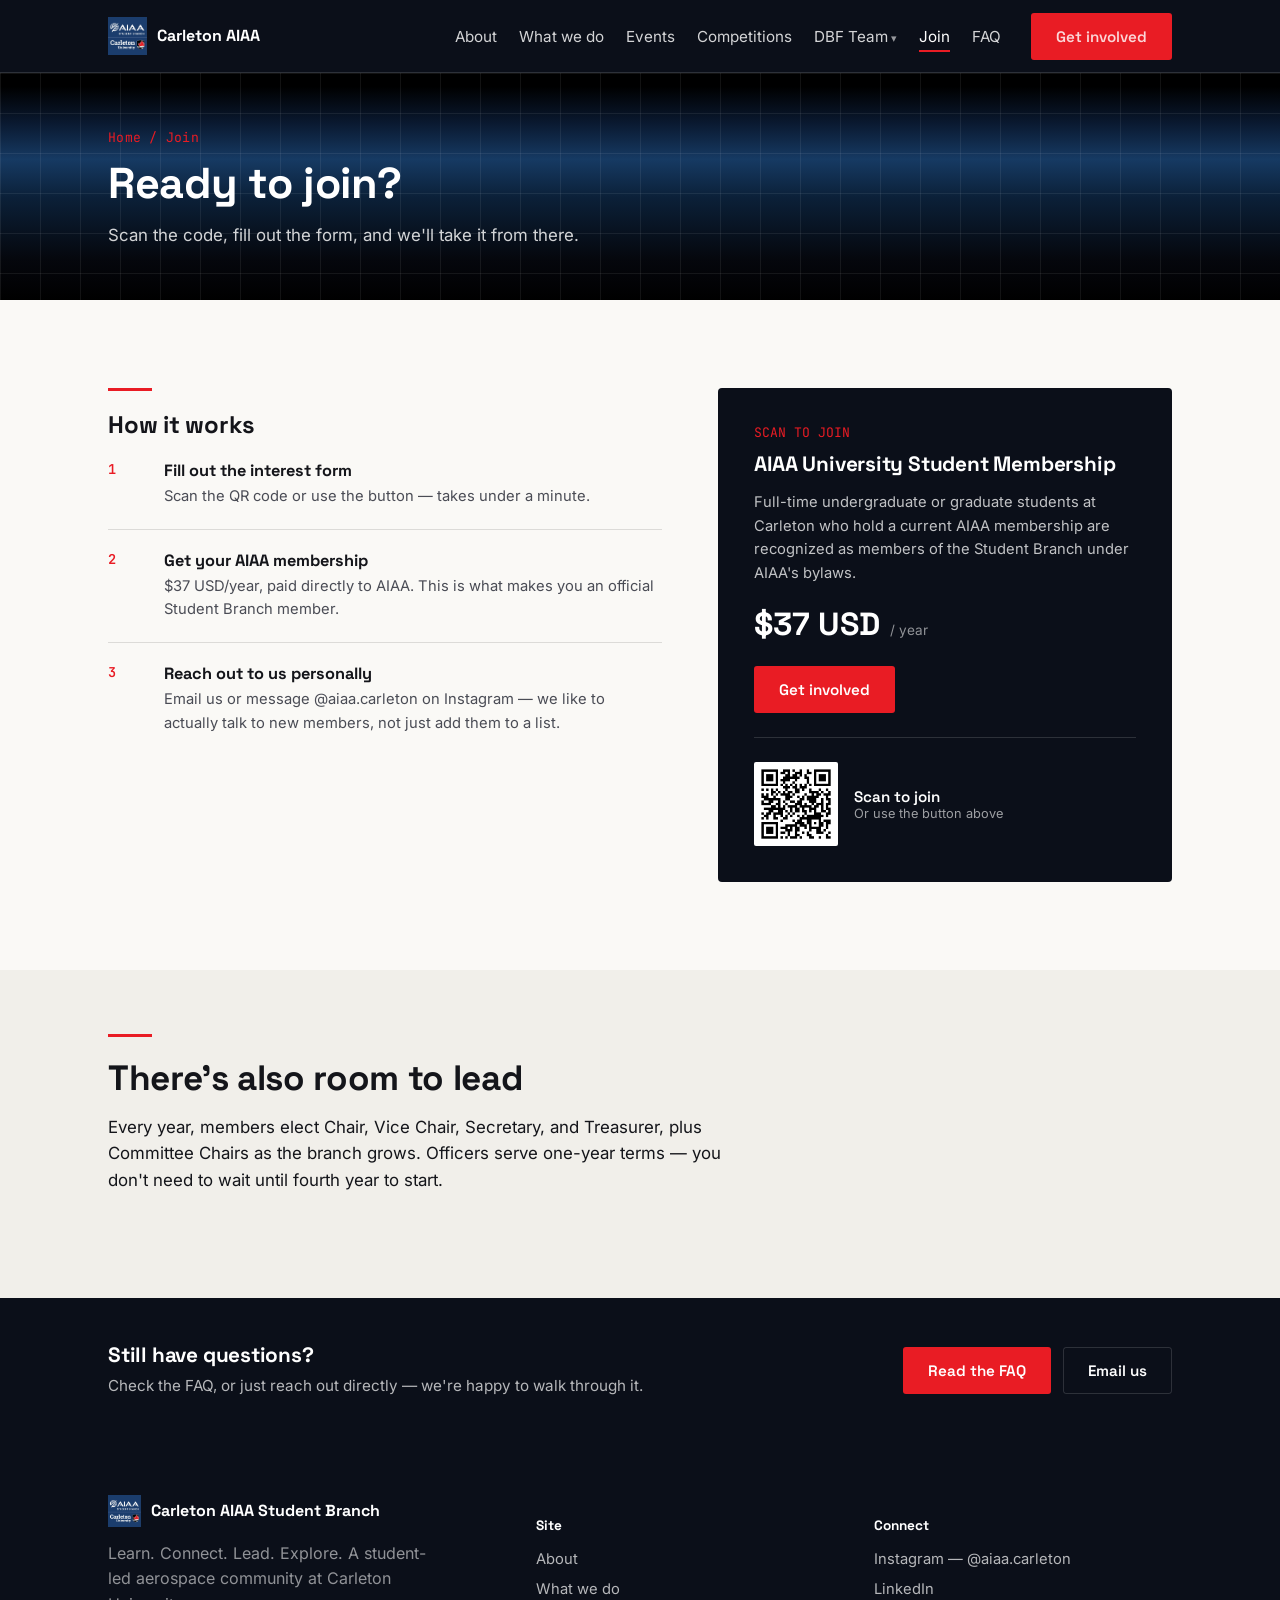
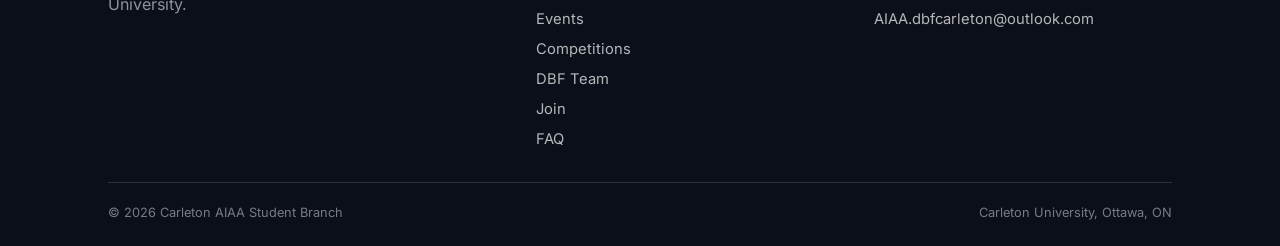
<file: join.html>
<!DOCTYPE html>
<html lang="en">
<head>
<meta charset="UTF-8">
<meta name="viewport" content="width=device-width, initial-scale=1">
<title>Join — Carleton AIAA Student Branch</title>
<meta name="description" content="How to join the AIAA Student Branch at Carleton — fill out the form, get your AIAA membership, and reach out to us directly.">
<link rel="stylesheet" href="style.css?v=3">
</head>
<body>
<nav class="nav">
  <div class="wrap">
    <a href="index.html" class="nav-brand">
      <img src="assets/square_transparent.png" alt="Carleton AIAA">
      <span>Carleton AIAA</span>
    </a>
    <button class="nav-toggle" id="navToggle" aria-label="Toggle menu" aria-expanded="false">&#9776;</button>
    <ul class="nav-links" id="navLinks">
      <li><a href="about.html">About</a></li>
      <li><a href="what-we-do.html">What we do</a></li>
      <li><a href="events.html">Events</a></li>
      <li><a href="competitions.html">Competitions</a></li>
      <li class="nav-item-dropdown">
        <a href="dbf.html">DBF Team</a>
        <ul class="nav-dropdown">
          <li><a href="sponsorships.html">Sponsorships</a></li>
          <li><a href="sponsors.html">Sponsors</a></li>
        </ul>
      </li>
      <li><a href="join.html" class="active">Join</a></li>
      <li><a href="faq.html">FAQ</a></li>
      <li class="nav-cta"><a class="btn btn-primary" href="join.html">Get involved</a></li>
    </ul>
  </div>
</nav>
<header class="page-header">
  <div class="blueprint-grid"></div>
  <div class="wrap">
    <div class="crumb"><a href="index.html">Home</a> / Join</div>
    <h1>Ready to join?</h1>
    <p class="lead">Scan the code, fill out the form, and we'll take it from there.</p>
  </div>
</header>

<section class="section">
  <div class="wrap join-grid">
    <div>
      <div class="rule"></div>
      <h2>How it works</h2>
      <ol class="mission-steps">
        <li><div><strong>Fill out the interest form</strong><p>Scan the QR code or use the button — takes under a minute.</p></div></li>
        <li><div><strong>Get your AIAA membership</strong><p>$37 USD/year, paid directly to AIAA. This is what makes you an official Student Branch member.</p></div></li>
        <li><div><strong>Reach out to us personally</strong><p>Email us or message @aiaa.carleton on Instagram — we like to actually talk to new members, not just add them to a list.</p></div></li>
      </ol>
    </div>

    <div>
      <div class="price-card">
        <div class="pk mono">SCAN TO JOIN</div>
        <h3>AIAA University Student Membership</h3>
        <p>Full-time undergraduate or graduate students at Carleton who hold a current AIAA membership are recognized as members of the Student Branch under AIAA's bylaws.</p>
        <div class="price-row">
          <span class="amount">$37 USD</span>
          <span class="per">/ year</span>
        </div>
        <a class="btn btn-primary" href="https://lnkd.in/grgMgkHz" target="_blank" rel="noopener">Get involved</a>
        <div class="qr-row">
          <img src="assets/qr_join.png" alt="QR code to the sign-up form">
          <div>
            <div class="qt">Scan to join</div>
            <div class="qs">Or use the button above</div>
          </div>
        </div>
      </div>
    </div>
  </div>
</section>

<section class="section alt tight">
  <div class="wrap">
    <div class="section-head">
      <div class="rule"></div>
      <h2>There's also room to lead</h2>
      <p class="lead">Every year, members elect Chair, Vice Chair, Secretary, and Treasurer, plus Committee Chairs as the branch grows. Officers serve one-year terms — you don't need to wait until fourth year to start.</p>
    </div>
  </div>
</section>

<section class="cta-band">
  <div class="wrap">
    <div>
      <h3>Still have questions?</h3>
      <p>Check the FAQ, or just reach out directly — we're happy to walk through it.</p>
    </div>
    <div class="cta-actions">
      <a class="btn btn-primary" href="faq.html">Read the FAQ</a>
      <a class="btn btn-ghost" href="mailto:AIAA.dbfcarleton@outlook.com">Email us</a>
    </div>
  </div>
</section>
<footer>
  <div class="wrap">
    <div class="footer-top">
      <div>
        <div class="footer-brand">
          <img src="assets/square_transparent.png" alt="Carleton AIAA">
          <span>Carleton AIAA Student Branch</span>
        </div>
        <p style="color:rgba(255,255,255,0.55); max-width: 34ch;">Learn. Connect. Lead. Explore. A student-led aerospace community at Carleton University.</p>
      </div>
      <div>
        <h5>Site</h5>
        <ul>
          <li><a href="about.html">About</a></li>
          <li><a href="what-we-do.html">What we do</a></li>
          <li><a href="events.html">Events</a></li>
          <li><a href="competitions.html">Competitions</a></li>
          <li><a href="dbf.html">DBF Team</a></li>
          <li><a href="join.html">Join</a></li>
          <li><a href="faq.html">FAQ</a></li>
        </ul>
      </div>
      <div>
        <h5>Connect</h5>
        <ul>
          <li><a href="https://www.instagram.com/aiaa.carleton" target="_blank" rel="noopener">Instagram &mdash; @aiaa.carleton</a></li>
          <li><a href="https://www.linkedin.com/company/108041948/" target="_blank" rel="noopener">LinkedIn</a></li>
          <li><a href="mailto:AIAA.dbfcarleton@outlook.com">AIAA.dbfcarleton@outlook.com</a></li>
        </ul>
      </div>
    </div>
    <div class="footer-bottom">
      <span>&copy; <span id="year"></span> Carleton AIAA Student Branch</span>
      <span>Carleton University, Ottawa, ON</span>
    </div>
  </div>
</footer>

<script src="script.js?v=3"></script>
</body>
</html>
</file>
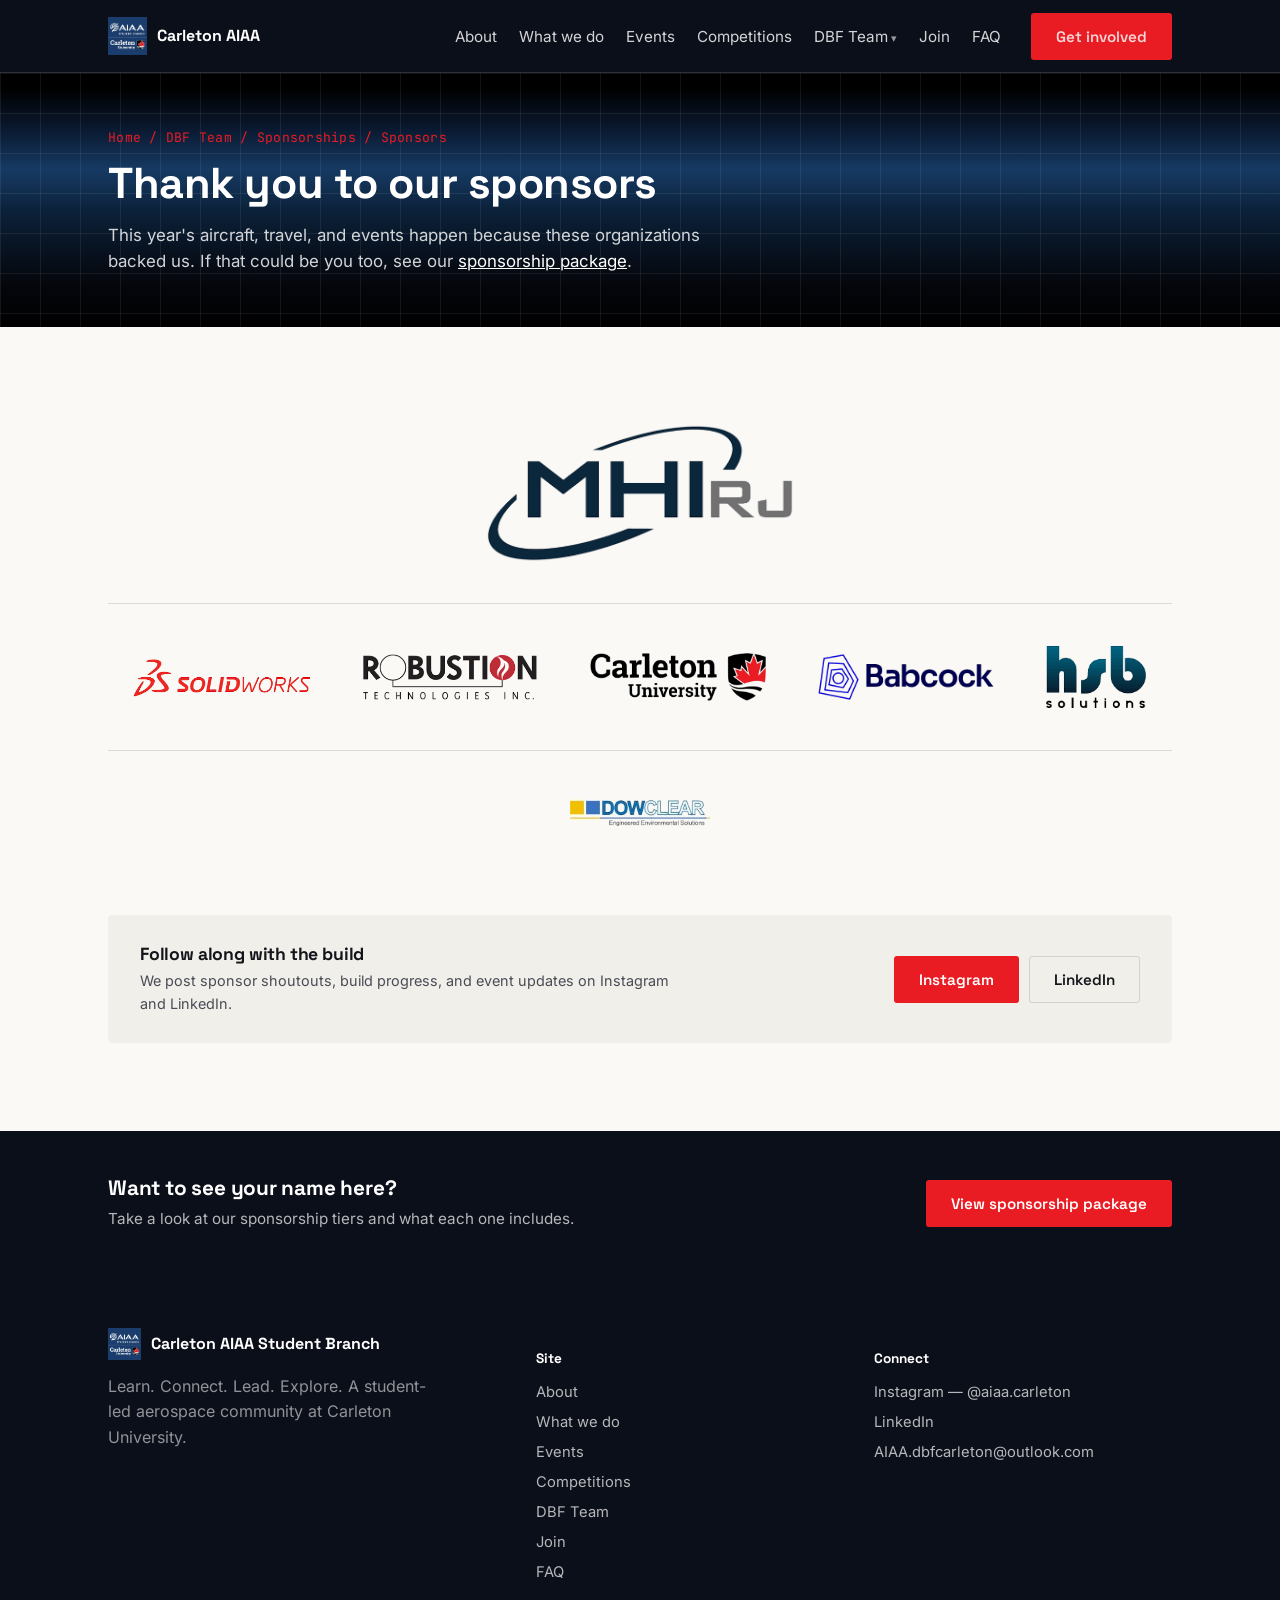
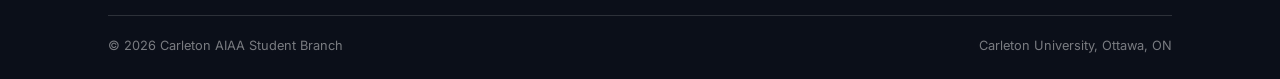
<file: sponsors.html>
<!DOCTYPE html>
<html lang="en">
<head>
<meta charset="UTF-8">
<meta name="viewport" content="width=device-width, initial-scale=1">
<title>Our Sponsors — Carleton AIAA Student Branch</title>
<meta name="description" content="Thank you to the sponsors supporting Carleton's AIAA Student Branch and DBF team this year.">
<link rel="stylesheet" href="style.css?v=3">
</head>
<body>
<nav class="nav">
  <div class="wrap">
    <a href="index.html" class="nav-brand">
      <img src="assets/square_transparent.png" alt="Carleton AIAA">
      <span>Carleton AIAA</span>
    </a>
    <button class="nav-toggle" id="navToggle" aria-label="Toggle menu" aria-expanded="false">&#9776;</button>
    <ul class="nav-links" id="navLinks">
      <li><a href="about.html">About</a></li>
      <li><a href="what-we-do.html">What we do</a></li>
      <li><a href="events.html">Events</a></li>
      <li><a href="competitions.html">Competitions</a></li>
      <li class="nav-item-dropdown">
        <a href="dbf.html">DBF Team</a>
        <ul class="nav-dropdown">
          <li><a href="sponsorships.html">Sponsorships</a></li>
          <li><a href="sponsors.html">Sponsors</a></li>
        </ul>
      </li>
      <li><a href="join.html">Join</a></li>
      <li><a href="faq.html">FAQ</a></li>
      <li class="nav-cta"><a class="btn btn-primary" href="join.html">Get involved</a></li>
    </ul>
  </div>
</nav>
<header class="page-header">
  <div class="blueprint-grid"></div>
  <div class="wrap">
    <div class="crumb"><a href="index.html">Home</a> / <a href="dbf.html">DBF Team</a> / <a href="sponsorships.html">Sponsorships</a> / Sponsors</div>
    <h1>Thank you to our sponsors</h1>
    <p class="lead">This year's aircraft, travel, and events happen because these organizations backed us. If that could be you too, see our <a href="sponsorships.html" style="color:#fff; text-decoration:underline;">sponsorship package</a>.</p>
  </div>
</header>

<section class="section">
  <div class="wrap">
    <!--
      HOW TO ADD A SPONSOR:
      1. Save their logo in assets/ (crop off any extra white space first).
      2. Copy one <a ...><img ...></a> line into the row for their level:
         tier-partner (top, largest), tier-gold, tier-silver, or tier-bronze.
         For a Bronze sponsor, add a new row:  <div class="sponsor-tier tier-bronze"> ... </div>
      3. Add the same line to the matching row on index.html.
      Logo size comes from the row, so you never need to resize anything.
    -->
    <div class="sponsor-tiers">
      <div class="sponsor-tier tier-partner">
        <a href="https://mhirj.com/en" target="_blank" rel="noopener noreferrer" aria-label="MHI RJ Aviation Group (opens in a new tab)"><img src="assets/sponsor_mhirj.png" alt="MHI RJ Aviation Group"></a>
      </div>
      <div class="sponsor-tier tier-gold">
        <a href="https://www.solidworks.com/" target="_blank" rel="noopener noreferrer" aria-label="SOLIDWORKS (opens in a new tab)"><img src="assets/sponsor_solidworks.png" alt="SOLIDWORKS"></a>
        <a href="https://www.robustion.ca/" target="_blank" rel="noopener noreferrer" aria-label="Robustion Technologies Inc. (opens in a new tab)"><img src="assets/sponsor_robustion.png" alt="Robustion Technologies Inc."></a>
        <a href="https://carleton.ca/" target="_blank" rel="noopener noreferrer" aria-label="Carleton University (opens in a new tab)"><img src="assets/sponsor_carleton.png" alt="Carleton University"></a>
        <a href="https://www.babcockinternational.com/" target="_blank" rel="noopener noreferrer" aria-label="Babcock International (opens in a new tab)"><img src="assets/sponsor_babcock.png" alt="Babcock International"></a>
        <a href="https://www.hsb-solutions.com/" target="_blank" rel="noopener noreferrer" aria-label="hsb solutions (opens in a new tab)"><img src="assets/sponsor_hsb.png" alt="hsb solutions"></a>
      </div>
      <div class="sponsor-tier tier-silver">
        <a href="https://dowclear.com/" target="_blank" rel="noopener noreferrer" aria-label="Dowclear Engineered Environmental Solutions (opens in a new tab)"><img src="assets/sponsor_dowclear.png" alt="Dowclear Engineered Environmental Solutions"></a>
      </div>
    </div>

    <div class="social-cta">
      <div>
        <h3>Follow along with the build</h3>
        <p>We post sponsor shoutouts, build progress, and event updates on Instagram and LinkedIn.</p>
      </div>
      <div style="display:flex; gap:10px; flex-wrap:wrap;">
        <a class="btn btn-primary" href="https://www.instagram.com/aiaa.carleton" target="_blank" rel="noopener">Instagram</a>
        <a class="btn btn-outline" href="https://www.linkedin.com/company/108041948/" target="_blank" rel="noopener">LinkedIn</a>
      </div>
    </div>
  </div>
</section>

<section class="cta-band">
  <div class="wrap">
    <div>
      <h3>Want to see your name here?</h3>
      <p>Take a look at our sponsorship tiers and what each one includes.</p>
    </div>
    <div class="cta-actions">
      <a class="btn btn-primary" href="sponsorships.html">View sponsorship package</a>
    </div>
  </div>
</section>

<footer>
  <div class="wrap">
    <div class="footer-top">
      <div>
        <div class="footer-brand">
          <img src="assets/square_transparent.png" alt="Carleton AIAA">
          <span>Carleton AIAA Student Branch</span>
        </div>
        <p style="color:rgba(255,255,255,0.55); max-width: 34ch;">Learn. Connect. Lead. Explore. A student-led aerospace community at Carleton University.</p>
      </div>
      <div>
        <h5>Site</h5>
        <ul>
          <li><a href="about.html">About</a></li>
          <li><a href="what-we-do.html">What we do</a></li>
          <li><a href="events.html">Events</a></li>
          <li><a href="competitions.html">Competitions</a></li>
          <li><a href="dbf.html">DBF Team</a></li>
          <li><a href="join.html">Join</a></li>
          <li><a href="faq.html">FAQ</a></li>
        </ul>
      </div>
      <div>
        <h5>Connect</h5>
        <ul>
          <li><a href="https://www.instagram.com/aiaa.carleton" target="_blank" rel="noopener">Instagram &mdash; @aiaa.carleton</a></li>
          <li><a href="https://www.linkedin.com/company/108041948/" target="_blank" rel="noopener">LinkedIn</a></li>
          <li><a href="mailto:AIAA.dbfcarleton@outlook.com">AIAA.dbfcarleton@outlook.com</a></li>
        </ul>
      </div>
    </div>
    <div class="footer-bottom">
      <span>&copy; <span id="year"></span> Carleton AIAA Student Branch</span>
      <span>Carleton University, Ottawa, ON</span>
    </div>
  </div>
</footer>

<script src="script.js?v=3"></script>
</body>
</html>
</file>
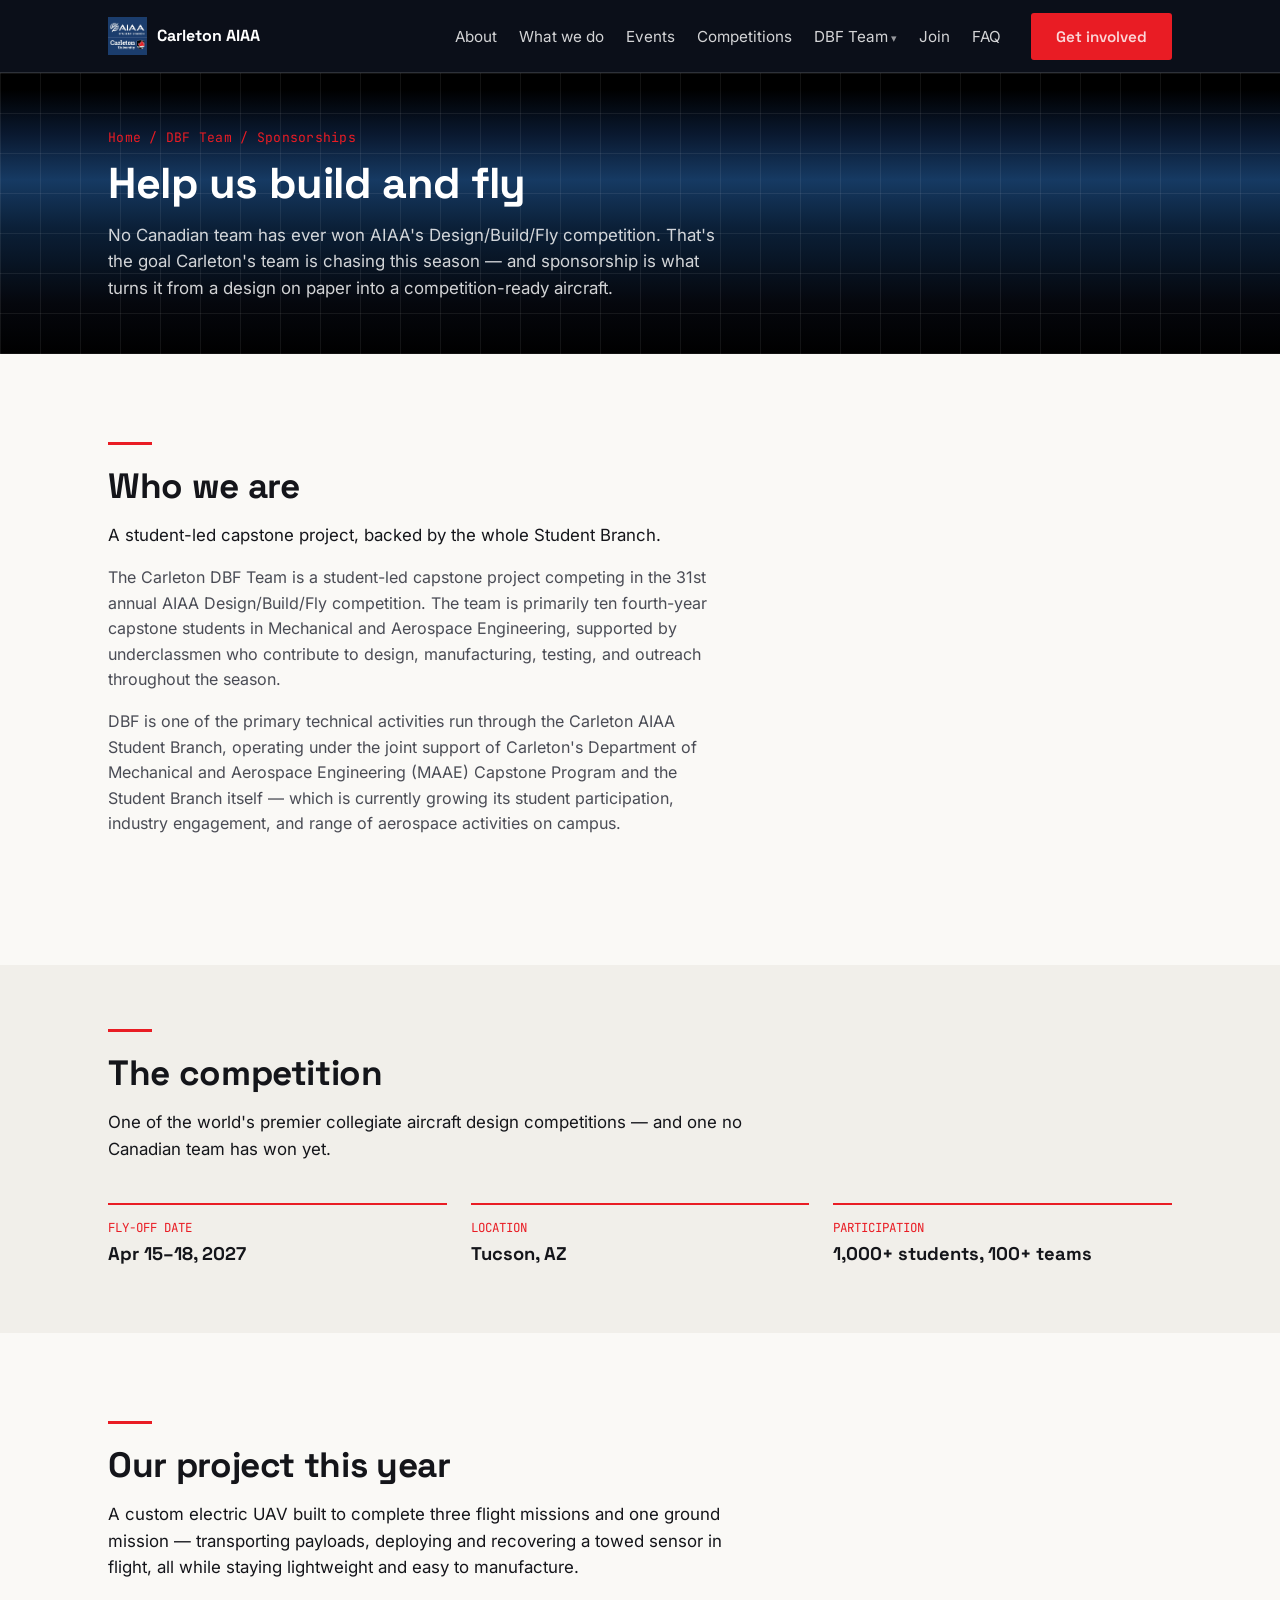
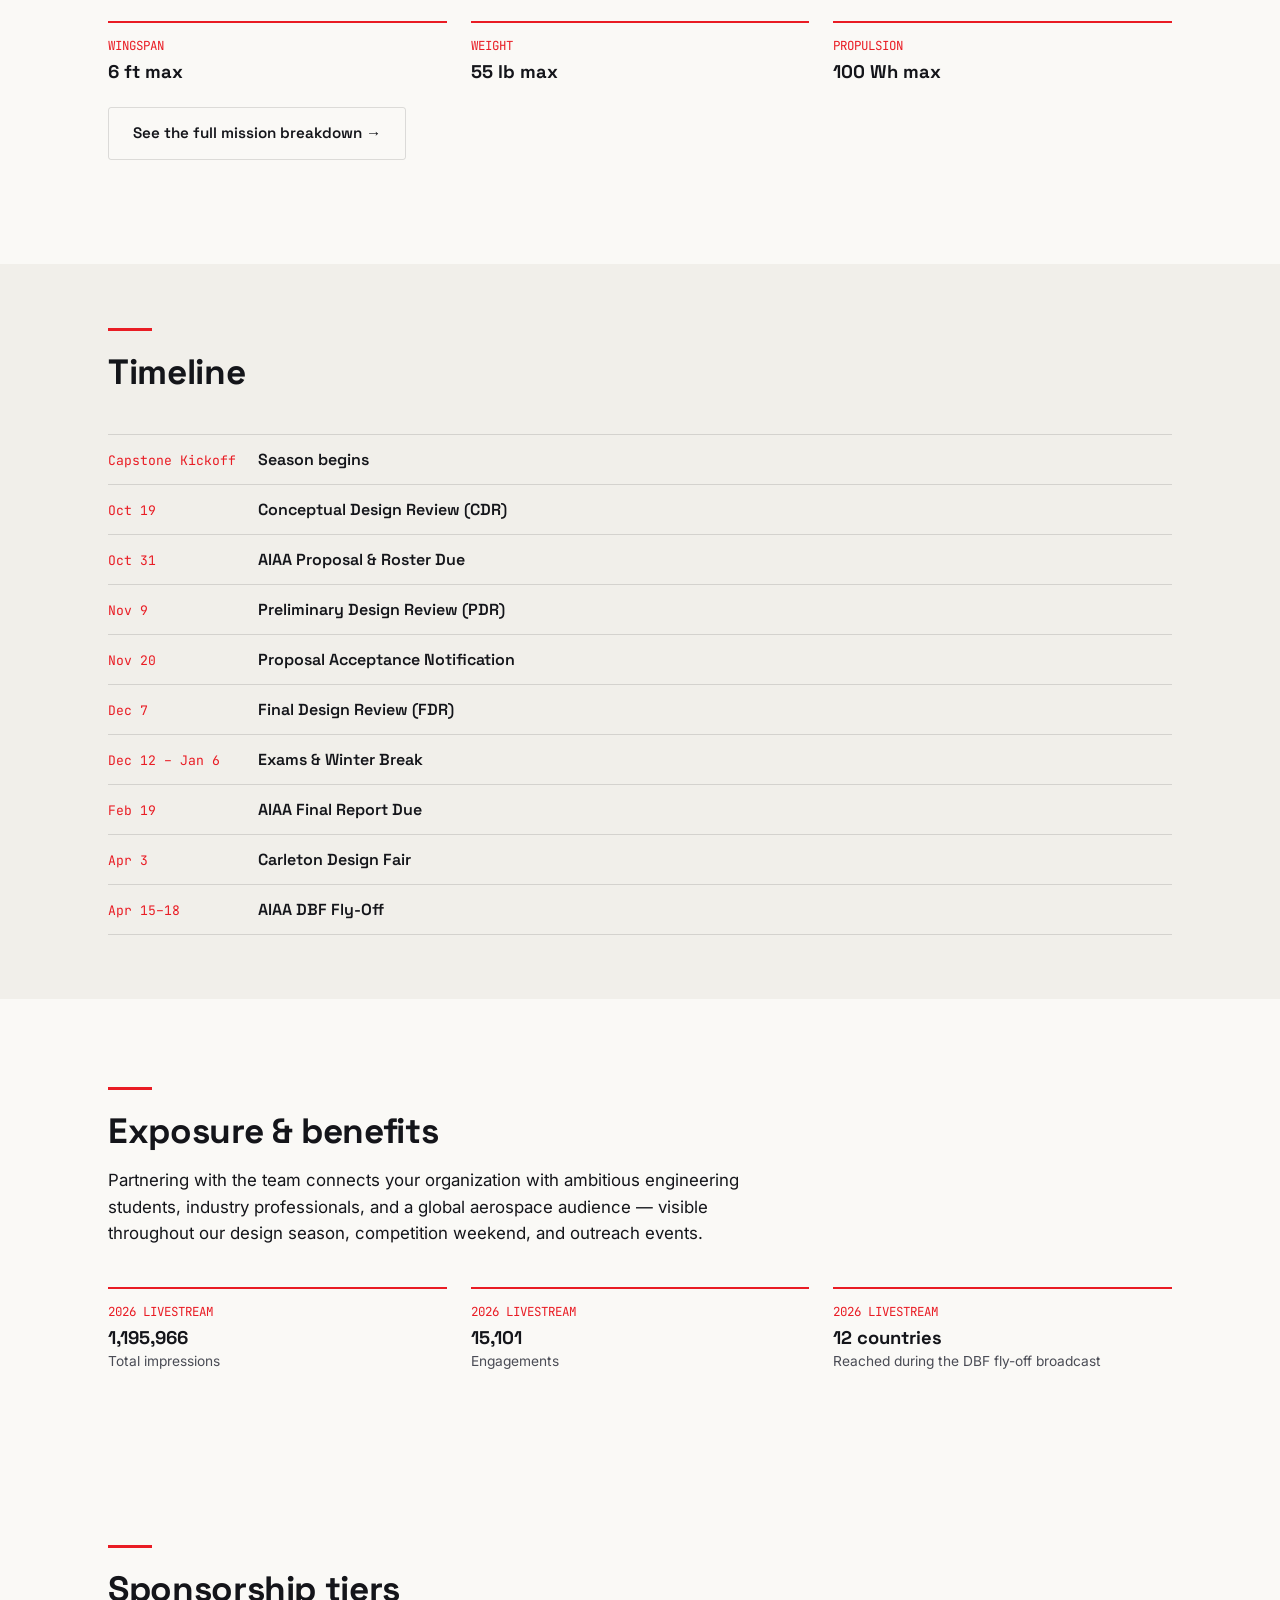
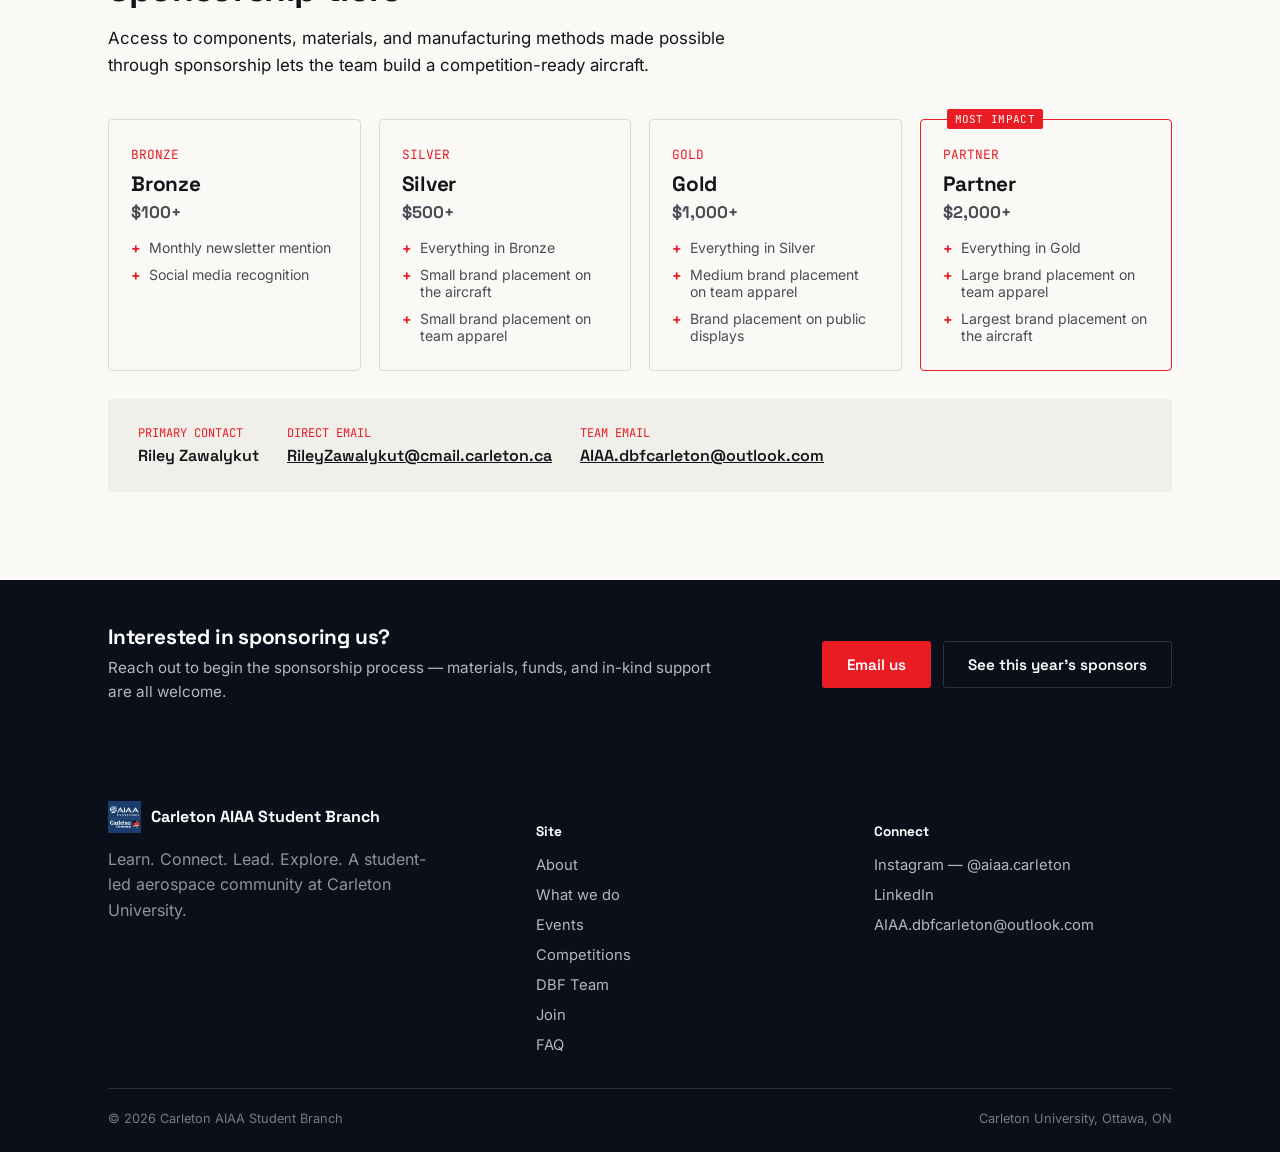
<file: sponsorships.html>
<!DOCTYPE html>
<html lang="en">
<head>
<meta charset="UTF-8">
<meta name="viewport" content="width=device-width, initial-scale=1">
<title>Sponsorships — Carleton AIAA Student Branch</title>
<meta name="description" content="Sponsor Carleton's AIAA Design/Build/Fly team — our mission, timeline, and sponsorship tiers.">
<link rel="stylesheet" href="style.css?v=3">
</head>
<body>
<nav class="nav">
  <div class="wrap">
    <a href="index.html" class="nav-brand">
      <img src="assets/square_transparent.png" alt="Carleton AIAA">
      <span>Carleton AIAA</span>
    </a>
    <button class="nav-toggle" id="navToggle" aria-label="Toggle menu" aria-expanded="false">&#9776;</button>
    <ul class="nav-links" id="navLinks">
      <li><a href="about.html">About</a></li>
      <li><a href="what-we-do.html">What we do</a></li>
      <li><a href="events.html">Events</a></li>
      <li><a href="competitions.html">Competitions</a></li>
      <li class="nav-item-dropdown">
        <a href="dbf.html">DBF Team</a>
        <ul class="nav-dropdown">
          <li><a href="sponsorships.html">Sponsorships</a></li>
          <li><a href="sponsors.html">Sponsors</a></li>
        </ul>
      </li>
      <li><a href="join.html">Join</a></li>
      <li><a href="faq.html">FAQ</a></li>
      <li class="nav-cta"><a class="btn btn-primary" href="join.html">Get involved</a></li>
    </ul>
  </div>
</nav>
<header class="page-header">
  <div class="blueprint-grid"></div>
  <div class="wrap">
    <div class="crumb"><a href="index.html">Home</a> / <a href="dbf.html">DBF Team</a> / Sponsorships</div>
    <h1>Help us build and fly</h1>
    <p class="lead">No Canadian team has ever won AIAA's Design/Build/Fly competition. That's the goal Carleton's team is chasing this season — and sponsorship is what turns it from a design on paper into a competition-ready aircraft.</p>
  </div>
</header>

<section class="section">
  <div class="wrap">
    <div class="section-head">
      <div class="rule"></div>
      <h2>Who we are</h2>
      <p class="lead">A student-led capstone project, backed by the whole Student Branch.</p>
      <p>The Carleton DBF Team is a student-led capstone project competing in the 31st annual AIAA Design/Build/Fly competition. The team is primarily ten fourth-year capstone students in Mechanical and Aerospace Engineering, supported by underclassmen who contribute to design, manufacturing, testing, and outreach throughout the season.</p>
      <p>DBF is one of the primary technical activities run through the Carleton AIAA Student Branch, operating under the joint support of Carleton's Department of Mechanical and Aerospace Engineering (MAAE) Capstone Program and the Student Branch itself &mdash; which is currently growing its student participation, industry engagement, and range of aerospace activities on campus.</p>
    </div>
  </div>
</section>

<section class="section alt tight">
  <div class="wrap">
    <div class="section-head">
      <div class="rule"></div>
      <h2>The competition</h2>
      <p class="lead">One of the world's premier collegiate aircraft design competitions &mdash; and one no Canadian team has won yet.</p>
    </div>
    <div class="facts-strip">
      <div class="fact"><div class="fk">FLY-OFF DATE</div><div class="fv">Apr 15&ndash;18, 2027</div></div>
      <div class="fact"><div class="fk">LOCATION</div><div class="fv">Tucson, AZ</div></div>
      <div class="fact"><div class="fk">PARTICIPATION</div><div class="fv">1,000+ students, 100+ teams</div></div>
    </div>
  </div>
</section>

<section class="section">
  <div class="wrap">
    <div class="section-head">
      <div class="rule"></div>
      <h2>Our project this year</h2>
      <p class="lead">A custom electric UAV built to complete three flight missions and one ground mission &mdash; transporting payloads, deploying and recovering a towed sensor in flight, all while staying lightweight and easy to manufacture.</p>
    </div>
    <div class="facts-strip">
      <div class="fact"><div class="fk">WINGSPAN</div><div class="fv">6 ft max</div></div>
      <div class="fact"><div class="fk">WEIGHT</div><div class="fv">55 lb max</div></div>
      <div class="fact"><div class="fk">PROPULSION</div><div class="fv">100 Wh max</div></div>
    </div>
    <p style="margin-top:20px;"><a class="btn btn-outline" href="dbf.html">See the full mission breakdown &rarr;</a></p>
  </div>
</section>

<section class="section alt tight">
  <div class="wrap">
    <div class="section-head">
      <div class="rule"></div>
      <h2>Timeline</h2>
    </div>
    <div class="timeline-list">
      <div class="timeline-row"><div class="td">Capstone Kickoff</div><div class="te">Season begins</div></div>
      <div class="timeline-row"><div class="td">Oct 19</div><div class="te">Conceptual Design Review (CDR)</div></div>
      <div class="timeline-row"><div class="td">Oct 31</div><div class="te">AIAA Proposal &amp; Roster Due</div></div>
      <div class="timeline-row"><div class="td">Nov 9</div><div class="te">Preliminary Design Review (PDR)</div></div>
      <div class="timeline-row"><div class="td">Nov 20</div><div class="te">Proposal Acceptance Notification</div></div>
      <div class="timeline-row"><div class="td">Dec 7</div><div class="te">Final Design Review (FDR)</div></div>
      <div class="timeline-row"><div class="td">Dec 12 &ndash; Jan 6</div><div class="te">Exams &amp; Winter Break</div></div>
      <div class="timeline-row"><div class="td">Feb 19</div><div class="te">AIAA Final Report Due</div></div>
      <div class="timeline-row"><div class="td">Apr 3</div><div class="te">Carleton Design Fair</div></div>
      <div class="timeline-row"><div class="td">Apr 15&ndash;18</div><div class="te">AIAA DBF Fly-Off</div></div>
    </div>
  </div>
</section>

<section class="section">
  <div class="wrap">
    <div class="section-head">
      <div class="rule"></div>
      <h2>Exposure &amp; benefits</h2>
      <p class="lead">Partnering with the team connects your organization with ambitious engineering students, industry professionals, and a global aerospace audience &mdash; visible throughout our design season, competition weekend, and outreach events.</p>
    </div>
    <div class="facts-strip">
      <div class="fact"><div class="fk">2026 LIVESTREAM</div><div class="fv">1,195,966</div><div class="fd">Total impressions</div></div>
      <div class="fact"><div class="fk">2026 LIVESTREAM</div><div class="fv">15,101</div><div class="fd">Engagements</div></div>
      <div class="fact"><div class="fk">2026 LIVESTREAM</div><div class="fv">12 countries</div><div class="fd">Reached during the DBF fly-off broadcast</div></div>
    </div>
  </div>
</section>

<section class="section">
  <div class="wrap">
    <div class="section-head">
      <div class="rule"></div>
      <h2>Sponsorship tiers</h2>
      <p class="lead">Access to components, materials, and manufacturing methods made possible through sponsorship lets the team build a competition-ready aircraft.</p>
    </div>
    <div class="tier-grid">
      <div class="tier-card">
        <div class="tier-name">BRONZE</div>
        <h3>Bronze</h3>
        <div class="tier-amount">$100+</div>
        <ul>
          <li>Monthly newsletter mention</li>
          <li>Social media recognition</li>
        </ul>
      </div>
      <div class="tier-card">
        <div class="tier-name">SILVER</div>
        <h3>Silver</h3>
        <div class="tier-amount">$500+</div>
        <ul>
          <li>Everything in Bronze</li>
          <li>Small brand placement on the aircraft</li>
          <li>Small brand placement on team apparel</li>
        </ul>
      </div>
      <div class="tier-card">
        <div class="tier-name">GOLD</div>
        <h3>Gold</h3>
        <div class="tier-amount">$1,000+</div>
        <ul>
          <li>Everything in Silver</li>
          <li>Medium brand placement on team apparel</li>
          <li>Brand placement on public displays</li>
        </ul>
      </div>
      <div class="tier-card featured">
        <div class="tier-name">PARTNER</div>
        <h3>Partner</h3>
        <div class="tier-amount">$2,000+</div>
        <ul>
          <li>Everything in Gold</li>
          <li>Large brand placement on team apparel</li>
          <li>Largest brand placement on the aircraft</li>
        </ul>
      </div>
    </div>

    <div class="contact-card">
      <div class="contact-item">
        <div class="ck">PRIMARY CONTACT</div>
        <div class="cv">Riley Zawalykut</div>
      </div>
      <div class="contact-item">
        <div class="ck">DIRECT EMAIL</div>
        <div class="cv"><a href="mailto:RileyZawalykut@cmail.carleton.ca">RileyZawalykut@cmail.carleton.ca</a></div>
      </div>
      <div class="contact-item">
        <div class="ck">TEAM EMAIL</div>
        <div class="cv"><a href="mailto:AIAA.dbfcarleton@outlook.com">AIAA.dbfcarleton@outlook.com</a></div>
      </div>
    </div>
  </div>
</section>

<section class="cta-band">
  <div class="wrap">
    <div>
      <h3>Interested in sponsoring us?</h3>
      <p>Reach out to begin the sponsorship process — materials, funds, and in-kind support are all welcome.</p>
    </div>
    <div class="cta-actions">
      <a class="btn btn-primary" href="mailto:AIAA.dbfcarleton@outlook.com">Email us</a>
      <a class="btn btn-ghost" href="sponsors.html">See this year's sponsors</a>
    </div>
  </div>
</section>

<footer>
  <div class="wrap">
    <div class="footer-top">
      <div>
        <div class="footer-brand">
          <img src="assets/square_transparent.png" alt="Carleton AIAA">
          <span>Carleton AIAA Student Branch</span>
        </div>
        <p style="color:rgba(255,255,255,0.55); max-width: 34ch;">Learn. Connect. Lead. Explore. A student-led aerospace community at Carleton University.</p>
      </div>
      <div>
        <h5>Site</h5>
        <ul>
          <li><a href="about.html">About</a></li>
          <li><a href="what-we-do.html">What we do</a></li>
          <li><a href="events.html">Events</a></li>
          <li><a href="competitions.html">Competitions</a></li>
          <li><a href="dbf.html">DBF Team</a></li>
          <li><a href="join.html">Join</a></li>
          <li><a href="faq.html">FAQ</a></li>
        </ul>
      </div>
      <div>
        <h5>Connect</h5>
        <ul>
          <li><a href="https://www.instagram.com/aiaa.carleton" target="_blank" rel="noopener">Instagram &mdash; @aiaa.carleton</a></li>
          <li><a href="https://www.linkedin.com/company/108041948/" target="_blank" rel="noopener">LinkedIn</a></li>
          <li><a href="mailto:AIAA.dbfcarleton@outlook.com">AIAA.dbfcarleton@outlook.com</a></li>
        </ul>
      </div>
    </div>
    <div class="footer-bottom">
      <span>&copy; <span id="year"></span> Carleton AIAA Student Branch</span>
      <span>Carleton University, Ottawa, ON</span>
    </div>
  </div>
</footer>

<script src="script.js?v=3"></script>
</body>
</html>
</file>
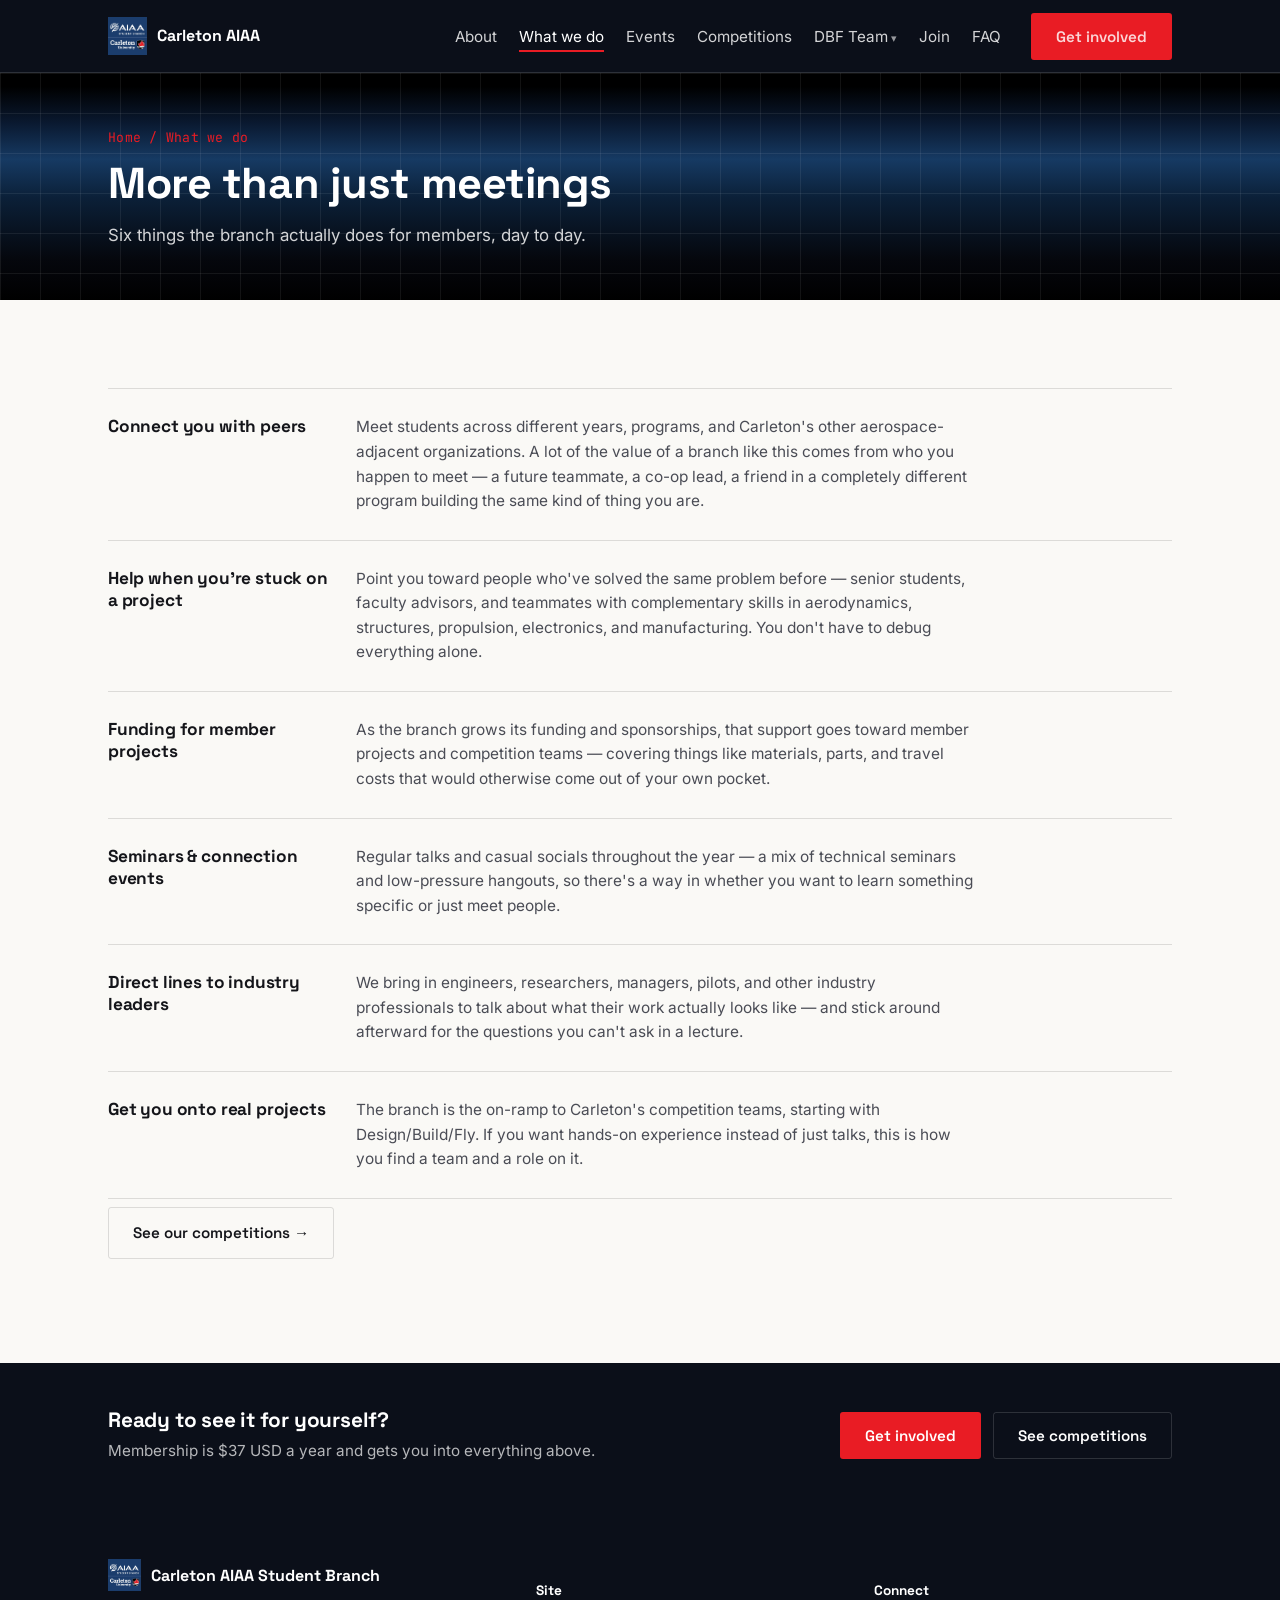
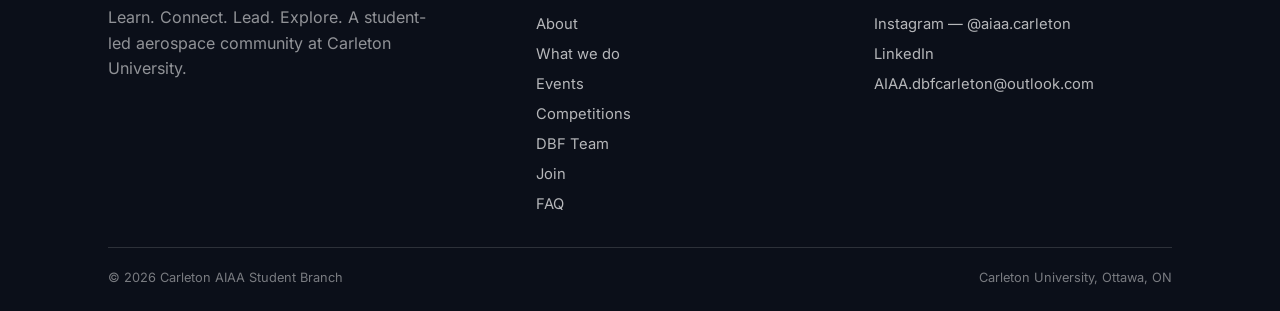
<file: what-we-do.html>
<!DOCTYPE html>
<html lang="en">
<head>
<meta charset="UTF-8">
<meta name="viewport" content="width=device-width, initial-scale=1">
<title>What we do — Carleton AIAA Student Branch</title>
<meta name="description" content="Guest speakers, networking, competition teams, faculty connections, and the wider AIAA network — what membership actually looks like.">
<link rel="stylesheet" href="style.css?v=3">
</head>
<body>
<nav class="nav">
  <div class="wrap">
    <a href="index.html" class="nav-brand">
      <img src="assets/square_transparent.png" alt="Carleton AIAA">
      <span>Carleton AIAA</span>
    </a>
    <button class="nav-toggle" id="navToggle" aria-label="Toggle menu" aria-expanded="false">&#9776;</button>
    <ul class="nav-links" id="navLinks">
      <li><a href="about.html">About</a></li>
      <li><a href="what-we-do.html" class="active">What we do</a></li>
      <li><a href="events.html">Events</a></li>
      <li><a href="competitions.html">Competitions</a></li>
      <li class="nav-item-dropdown">
        <a href="dbf.html">DBF Team</a>
        <ul class="nav-dropdown">
          <li><a href="sponsorships.html">Sponsorships</a></li>
          <li><a href="sponsors.html">Sponsors</a></li>
        </ul>
      </li>
      <li><a href="join.html">Join</a></li>
      <li><a href="faq.html">FAQ</a></li>
      <li class="nav-cta"><a class="btn btn-primary" href="join.html">Get involved</a></li>
    </ul>
  </div>
</nav>
<header class="page-header">
  <div class="blueprint-grid"></div>
  <div class="wrap">
    <div class="crumb"><a href="index.html">Home</a> / What we do</div>
    <h1>More than just meetings</h1>
    <p class="lead">Six things the branch actually does for members, day to day.</p>
  </div>
</header>

<section class="section">
  <div class="wrap">
    <div class="item-rows">
      <div class="item-row">
        <h3>Connect you with peers</h3>
        <p>Meet students across different years, programs, and Carleton's other aerospace-adjacent organizations. A lot of the value of a branch like this comes from who you happen to meet — a future teammate, a co-op lead, a friend in a completely different program building the same kind of thing you are.</p>
      </div>
      <div class="item-row">
        <h3>Help when you're stuck on a project</h3>
        <p>Point you toward people who've solved the same problem before — senior students, faculty advisors, and teammates with complementary skills in aerodynamics, structures, propulsion, electronics, and manufacturing. You don't have to debug everything alone.</p>
      </div>
      <div class="item-row">
        <h3>Funding for member projects</h3>
        <p>As the branch grows its funding and sponsorships, that support goes toward member projects and competition teams — covering things like materials, parts, and travel costs that would otherwise come out of your own pocket.</p>
      </div>
      <div class="item-row">
        <h3>Seminars &amp; connection events</h3>
        <p>Regular talks and casual socials throughout the year — a mix of technical seminars and low-pressure hangouts, so there's a way in whether you want to learn something specific or just meet people.</p>
      </div>
      <div class="item-row">
        <h3>Direct lines to industry leaders</h3>
        <p>We bring in engineers, researchers, managers, pilots, and other industry professionals to talk about what their work actually looks like — and stick around afterward for the questions you can't ask in a lecture.</p>
      </div>
      <div class="item-row">
        <h3>Get you onto real projects</h3>
        <p>The branch is the on-ramp to Carleton's competition teams, starting with Design/Build/Fly. If you want hands-on experience instead of just talks, this is how you find a team and a role on it.</p>
      </div>
    </div>
    <p style="margin-top:8px;"><a class="btn btn-outline" href="competitions.html">See our competitions &rarr;</a></p>
  </div>
</section>

<section class="cta-band">
  <div class="wrap">
    <div>
      <h3>Ready to see it for yourself?</h3>
      <p>Membership is $37 USD a year and gets you into everything above.</p>
    </div>
    <div class="cta-actions">
      <a class="btn btn-primary" href="join.html">Get involved</a>
      <a class="btn btn-ghost" href="competitions.html">See competitions</a>
    </div>
  </div>
</section>
<footer>
  <div class="wrap">
    <div class="footer-top">
      <div>
        <div class="footer-brand">
          <img src="assets/square_transparent.png" alt="Carleton AIAA">
          <span>Carleton AIAA Student Branch</span>
        </div>
        <p style="color:rgba(255,255,255,0.55); max-width: 34ch;">Learn. Connect. Lead. Explore. A student-led aerospace community at Carleton University.</p>
      </div>
      <div>
        <h5>Site</h5>
        <ul>
          <li><a href="about.html">About</a></li>
          <li><a href="what-we-do.html">What we do</a></li>
          <li><a href="events.html">Events</a></li>
          <li><a href="competitions.html">Competitions</a></li>
          <li><a href="dbf.html">DBF Team</a></li>
          <li><a href="join.html">Join</a></li>
          <li><a href="faq.html">FAQ</a></li>
        </ul>
      </div>
      <div>
        <h5>Connect</h5>
        <ul>
          <li><a href="https://www.instagram.com/aiaa.carleton" target="_blank" rel="noopener">Instagram &mdash; @aiaa.carleton</a></li>
          <li><a href="https://www.linkedin.com/company/108041948/" target="_blank" rel="noopener">LinkedIn</a></li>
          <li><a href="mailto:AIAA.dbfcarleton@outlook.com">AIAA.dbfcarleton@outlook.com</a></li>
        </ul>
      </div>
    </div>
    <div class="footer-bottom">
      <span>&copy; <span id="year"></span> Carleton AIAA Student Branch</span>
      <span>Carleton University, Ottawa, ON</span>
    </div>
  </div>
</footer>

<script src="script.js?v=3"></script>
</body>
</html>
</file>
<file: style.css>
/* ===================== Fonts ===================== */
@font-face {
  font-family: 'Space Grotesk';
  src: url('fonts/SpaceGrotesk.woff2') format('woff2');
  font-weight: 300 700;
  font-display: swap;
}
@font-face {
  font-family: 'Inter';
  src: url('fonts/Inter.woff2') format('woff2');
  font-weight: 100 900;
  font-display: swap;
}
@font-face {
  font-family: 'JetBrains Mono';
  src: url('fonts/JetBrainsMono.woff2') format('woff2');
  font-weight: 300 700;
  font-display: swap;
}

/* ===================== Tokens ===================== */
:root {
  --navy: #0B0F19;
  --blue-hi: #7FADCC;
  --blue-mid: #2C6D9B;
  --blue-deep: #17325A;
  --black: #000000;
  --paper: #FAF9F6;
  --paper-2: #F1EFEA;
  --red: #E91C24;
  --red-dim: #B4141A;
  --ink: #14151A;
  --ink-soft: #4A4C55;
  --line-light: rgba(0,0,0,0.12);
  --line-dark: rgba(255,255,255,0.14);
  --grid-line: rgba(255,255,255,0.07);
  --max: 1120px;

  /* the blended gradient used under any banner image - first stops MUST be pure
     black to seamlessly match the banner's own black bottom edge */
  --brand-gradient: linear-gradient(180deg,
    #000000 0%,
    #000000 6%,
    #0A1930 22%,
    #163A63 38%,
    #0B2038 55%,
    #05070D 82%,
    #000000 100%);
}

* { box-sizing: border-box; }
html { scroll-behavior: smooth; }
body {
  margin: 0;
  font-family: 'Inter', sans-serif;
  color: var(--ink);
  background: var(--paper);
  -webkit-font-smoothing: antialiased;
}
img { max-width: 100%; display: block; }
a { color: inherit; }
:focus-visible { outline: 2px solid var(--red); outline-offset: 3px; }
@media (prefers-reduced-motion: reduce) {
  html { scroll-behavior: auto; }
  * { animation: none !important; transition: none !important; }
}

.wrap { max-width: var(--max); margin: 0 auto; padding: 0 28px; }

h1, h2, h3 {
  font-family: 'Space Grotesk';
  font-weight: 700;
  letter-spacing: -0.01em;
  margin: 0;
  color: var(--ink);
}
p { line-height: 1.6; margin: 0 0 16px 0; max-width: 62ch; color: var(--ink-soft); }
p.lead { color: var(--ink); font-size: 1.05rem; }

.mono { font-family: 'JetBrains Mono'; }

.section { padding: 88px 0; }
.section.tight { padding: 64px 0; }
.section-head { max-width: 640px; margin-bottom: 40px; }
.section-head h2 { font-size: clamp(1.6rem, 3vw, 2.2rem); margin-bottom: 14px; }
.rule { width: 44px; height: 3px; background: var(--red); margin-bottom: 18px; }

.btn {
  display: inline-flex; align-items: center; gap: 8px;
  padding: 13px 24px; font-family: 'Space Grotesk'; font-weight: 600; font-size: 0.95rem;
  border-radius: 3px; text-decoration: none; border: 1px solid transparent; cursor: pointer;
}
.btn-primary { background: var(--red); color: #fff; }
.btn-primary:hover { background: var(--red-dim); }
.btn-ghost { border-color: var(--line-dark); color: #fff; }
.btn-ghost:hover { border-color: #fff; }
.btn-outline { border-color: var(--line-light); color: var(--ink); }
.btn-outline:hover { border-color: var(--ink); }

/* ===================== Nav ===================== */
.nav {
  background: var(--navy);
  border-bottom: 1px solid var(--line-dark);
  position: sticky; top: 0; z-index: 50;
}
.nav .wrap { display: flex; align-items: center; justify-content: space-between; height: 72px; }
.nav-brand { display: flex; align-items: center; gap: 10px; text-decoration: none; }
.nav-brand img { height: 38px; width: auto; }
.nav-brand span { font-family: 'Space Grotesk'; font-weight: 700; color: #fff; font-size: 1rem; line-height: 1.15; }
.nav-links { display: flex; align-items: center; gap: 22px; list-style: none; margin: 0; padding: 0; }
.nav-links a { color: rgba(255,255,255,0.82); text-decoration: none; font-size: 0.95rem; }
.nav-links a:hover, .nav-links a.active { color: #fff; }
.nav-links a.active { border-bottom: 2px solid var(--red); padding-bottom: 4px; }
.nav-cta { margin-left: 8px; }
.nav-toggle { display: none; }

/* DBF Team dropdown (desktop: hover reveal; mobile: static sub-list, see media query) */
.nav-item-dropdown { position: relative; }
.nav-item-dropdown > a::after { content: ' \25BE'; font-size: 0.7em; opacity: 0.7; }
.nav-dropdown {
  position: absolute; top: calc(100% + 8px); left: 0; margin: 0; padding: 6px 0; list-style: none;
  min-width: 190px; background: var(--navy); border: 1px solid var(--line-dark); border-radius: 4px;
  box-shadow: 0 14px 28px rgba(0,0,0,0.4);
  opacity: 0; visibility: hidden; transform: translateY(-6px);
  transition: opacity 0.15s ease, transform 0.15s ease, visibility 0.15s; z-index: 60;
}
/* invisible bridge so the pointer can travel from the link to the menu without it closing */
.nav-dropdown::before { content: ''; position: absolute; left: 0; right: 0; top: -10px; height: 10px; }
.nav-item-dropdown:hover .nav-dropdown,
.nav-item-dropdown:focus-within .nav-dropdown { opacity: 1; visibility: visible; transform: translateY(0); }
.nav-dropdown a {
  display: block; padding: 9px 18px; font-size: 0.9rem; white-space: nowrap;
  color: rgba(255,255,255,0.82); text-decoration: none;
}
.nav-dropdown a:hover { color: #fff; background: rgba(255,255,255,0.07); }

@media (max-width: 1040px) {
  .nav-links {
    position: absolute; top: 72px; left: 0; right: 0; background: var(--navy);
    flex-direction: column; align-items: flex-start; padding: 8px 28px 24px; gap: 18px;
    border-bottom: 1px solid var(--line-dark); display: none;
  }
  .nav-links.open { display: flex; }
  .nav-links a.active { border-bottom: none; color: var(--red); }
  .nav-toggle {
    display: block; background: none; border: 1px solid var(--line-dark); color: #fff;
    width: 40px; height: 40px; border-radius: 3px; font-size: 1.1rem;
  }
  .nav-cta { margin-left: 0; }

  .nav-item-dropdown { width: 100%; }
  .nav-dropdown {
    position: static; opacity: 1; visibility: visible; transform: none; padding: 6px 0 0 14px; min-width: 0;
    background: none; border: none; box-shadow: none;
  }
  .nav-dropdown::before { display: none; }
  .nav-dropdown a { padding: 6px 0; color: rgba(255,255,255,0.65); }
}

/* ===================== Banner (full-bleed logo strip) ===================== */
.banner { width: 100%; line-height: 0; }
.banner img { width: 100%; height: auto; display: block; }

/* ===================== Hero (homepage only) ===================== */
.hero {
  position: relative;
  background: var(--brand-gradient);
  color: #fff;
  overflow: hidden;
  padding: 72px 0 76px;
}
.blueprint-grid {
  position: absolute; inset: 0;
  background-image:
    linear-gradient(var(--grid-line) 1px, transparent 1px),
    linear-gradient(90deg, var(--grid-line) 1px, transparent 1px);
  background-size: 40px 40px;
}
.hero .wrap { position: relative; z-index: 2; display: grid; grid-template-columns: 1.15fr 0.85fr; gap: 40px; align-items: center; }
.hero-kicker { font-family: 'JetBrains Mono'; font-size: 0.85rem; color: var(--red); margin-bottom: 18px; letter-spacing: 0.02em; }
.hero h1 { color: #fff; font-size: clamp(2.2rem, 4.4vw, 3.4rem); line-height: 1.06; margin-bottom: 20px; }
.hero p.lead { color: rgba(255,255,255,0.82); font-size: 1.1rem; max-width: 46ch; margin-bottom: 30px; }
.hero-actions { display: flex; gap: 14px; flex-wrap: wrap; margin-bottom: 34px; }
.hero-chips { font-size: 0.85rem; color: rgba(255,255,255,0.55); border-top: 1px solid var(--line-dark); padding-top: 18px; }
.hero-art { position: relative; }
.hero-art svg { width: 100%; height: auto; color: rgba(255,255,255,0.55); }
.hero-art svg { transition: transform 0.4s ease; }
.hero-art:hover svg { transform: scale(1.03) rotate(-1deg); }

/* card lift/hover polish for a more dynamic feel */
.nav-tile, .comp-card { transition: border-color 0.15s ease, transform 0.2s ease, box-shadow 0.2s ease; }
.nav-tile:hover, .comp-card:hover { transform: translateY(-3px); box-shadow: 0 10px 24px rgba(11,15,25,0.08); }
.btn { transition: background 0.15s ease, border-color 0.15s ease, transform 0.15s ease; }
.btn:hover { transform: translateY(-1px); }
.fact { transition: transform 0.2s ease; }
.fact:hover { transform: translateY(-2px); }

/* ===================== Sponsorship tiers ===================== */
.tier-grid { display: grid; grid-template-columns: repeat(4, 1fr); gap: 18px; margin-top: 32px; }
@media (max-width: 1000px) { .tier-grid { grid-template-columns: repeat(2, 1fr); } }
@media (max-width: 560px) { .tier-grid { grid-template-columns: 1fr; } }
.tier-card { border: 1px solid var(--line-light); border-radius: 4px; padding: 26px 22px; display: flex; flex-direction: column; }
.tier-card.featured { border-color: var(--red); position: relative; }
.tier-card.featured::before {
  content: 'MOST IMPACT'; position: absolute; top: -11px; left: 26px;
  background: var(--red); color: #fff; font-family: 'JetBrains Mono'; font-size: 0.68rem;
  padding: 3px 8px; border-radius: 2px; letter-spacing: 0.03em;
}
.tier-name { font-family: 'JetBrains Mono'; color: var(--red); font-size: 0.8rem; margin-bottom: 8px; }
.tier-card h3 { font-size: 1.3rem; margin-bottom: 4px; }
.tier-amount { font-family: 'Space Grotesk'; font-weight: 700; font-size: 1.05rem; color: var(--ink-soft); margin-bottom: 16px; }
.tier-card ul { list-style: none; margin: 0; padding: 0; display: flex; flex-direction: column; gap: 10px; flex: 1; }
.tier-card li { font-size: 0.88rem; color: var(--ink-soft); padding-left: 18px; position: relative; }
.tier-card li::before { content: '+'; position: absolute; left: 0; color: var(--red); font-weight: 700; }

/* ===================== Sponsor wall ===================== */
.sponsor-grid { display: grid; grid-template-columns: repeat(3, 1fr); gap: 20px; margin-top: 8px; }
@media (max-width: 700px) { .sponsor-grid { grid-template-columns: repeat(2, 1fr); } }
@media (max-width: 460px) { .sponsor-grid { grid-template-columns: 1fr; } }
.sponsor-card {
  border: 1px solid var(--line-light); border-radius: 4px; padding: 28px 20px; background: var(--paper);
  display: flex; flex-direction: column; align-items: center; text-align: center; gap: 12px;
  transition: border-color 0.15s ease, transform 0.2s ease;
}
.sponsor-card:hover { border-color: var(--red); transform: translateY(-3px); }
a.sponsor-card { text-decoration: none; color: inherit; }
.sponsor-logo {
  width: 100%; height: 64px; display: flex; align-items: center; justify-content: center;
  font-family: 'Space Grotesk'; font-weight: 700; color: var(--ink-soft); font-size: 0.95rem;
  border: 1px dashed var(--line-light); border-radius: 3px; background: var(--paper-2);
}
.sponsor-card img.sponsor-logo { object-fit: contain; padding: 8px; border: none; background: none; }
.sponsor-logo-img { width: auto; max-width: 100%; object-fit: contain; margin: 0 auto; mix-blend-mode: multiply; }
/* Logo size = sponsor level. Each tier caps height AND width so very wide logos
   don't look bigger than tall ones. Partner > Gold > Silver > Bronze. */
.sponsor-logo-img.tier-partner { height: 92px; max-width: 240px; }
.sponsor-logo-img.tier-gold    { height: 60px; max-width: 190px; }
.sponsor-logo-img.tier-silver  { height: 46px; max-width: 150px; }
.sponsor-logo-img.tier-bronze  { height: 36px; max-width: 120px; }

/* Homepage sponsor strip: logo size reflects sponsor level, no text labels */
.sponsor-strip { display: flex; align-items: center; justify-content: center; gap: 56px; flex-wrap: wrap; margin-top: 36px; }
.sponsor-strip img { width: auto; object-fit: contain; mix-blend-mode: multiply; }
.sponsor-strip img.tier-partner { height: 88px; max-width: 230px; }
.sponsor-strip img.tier-gold    { height: 56px; max-width: 180px; }
.sponsor-strip img.tier-silver  { height: 42px; max-width: 140px; }
.sponsor-strip img.tier-bronze  { height: 32px; max-width: 110px; }
.sponsor-strip a { display: flex; line-height: 0; }
/* hover effect lives on the image, not the link: a transform on the link would break the multiply blend */
.sponsor-strip a:hover img, .sponsor-strip a:focus-visible img { opacity: 0.7; }
@media (max-width: 700px) { .sponsor-strip { gap: 34px; } }
.sponsor-name { font-family: 'Space Grotesk'; font-weight: 600; font-size: 0.95rem; }
.sponsor-tier-tag { font-family: 'JetBrains Mono'; font-size: 0.72rem; color: var(--red); }

.social-cta {
  display: flex; align-items: center; justify-content: space-between; flex-wrap: wrap; gap: 20px;
  background: var(--paper-2); border-radius: 4px; padding: 28px 32px; margin-top: 40px;
}
.social-cta h3 { font-size: 1.1rem; margin-bottom: 4px; }
.social-cta p { margin: 0; font-size: 0.9rem; }

/* ===================== Scroll reveal ===================== */
.reveal { opacity: 0; transform: translateY(22px); transition: opacity 0.65s ease, transform 0.65s ease; }
.reveal.is-visible { opacity: 1; transform: translateY(0); }
@media (prefers-reduced-motion: reduce) {
  .reveal { opacity: 1; transform: none; transition: none; }
}

/* ===================== Budget / timeline blocks ===================== */
.budget-grid { display: grid; grid-template-columns: 1fr 1fr; gap: 24px; margin-top: 28px; }
@media (max-width: 800px) { .budget-grid { grid-template-columns: 1fr; } }
.budget-card { border: 1px solid var(--line-light); border-radius: 4px; padding: 28px; }
.budget-card .bk { font-family: 'JetBrains Mono'; color: var(--red); font-size: 0.78rem; margin-bottom: 8px; }
.budget-card h3 { font-size: 1.1rem; margin-bottom: 2px; }
.budget-card .amount { font-family: 'Space Grotesk'; font-weight: 700; font-size: 1.8rem; margin: 8px 0 16px; }
.budget-bars { display: flex; flex-direction: column; gap: 10px; margin-bottom: 16px; }
.budget-bar-row { display: flex; align-items: center; gap: 12px; font-size: 0.85rem; }
.budget-bar-row .label { width: 100px; flex-shrink: 0; color: var(--ink-soft); }
.budget-bar-track { flex: 1; height: 8px; background: var(--paper-2); border-radius: 4px; overflow: hidden; }
.budget-bar-fill { height: 100%; background: var(--red); border-radius: 4px; }
.budget-bar-row .pct { width: 68px; text-align: right; font-family: 'JetBrains Mono'; font-size: 0.78rem; color: var(--ink-soft); }
.budget-card ul { list-style: none; margin: 0; padding: 0; font-size: 0.85rem; display: flex; flex-direction: column; gap: 6px; }
.budget-card li { padding-left: 16px; position: relative; color: var(--ink-soft); }
.budget-card li::before { content: '\2013'; position: absolute; left: 0; color: var(--red); }

.timeline-list { display: flex; flex-direction: column; margin-top: 8px; }
.timeline-row { display: grid; grid-template-columns: 130px 1fr; gap: 20px; padding: 14px 0; border-top: 1px solid var(--line-light); align-items: baseline; }
.timeline-list .timeline-row:last-child { border-bottom: 1px solid var(--line-light); }
.timeline-row .td { font-family: 'JetBrains Mono'; color: var(--red); font-size: 0.82rem; }
.timeline-row .te { font-family: 'Space Grotesk'; font-weight: 600; }

.contact-card {
  display: flex; flex-wrap: wrap; gap: 28px; background: var(--paper-2); border-radius: 4px;
  padding: 26px 30px; margin-top: 28px;
}
.contact-item .ck { font-family: 'JetBrains Mono'; font-size: 0.75rem; color: var(--red); margin-bottom: 4px; }
.contact-item .cv { font-family: 'Space Grotesk'; font-weight: 600; }
.contact-item a { color: inherit; }

/* ===================== Feature images (real photography) ===================== */
.feature-img-wrap { border-radius: 4px; overflow: hidden; margin-top: 32px; }
.feature-img-wrap img { width: 100%; height: auto; display: block; }
.feature-img-caption { font-family: 'JetBrains Mono'; font-size: 0.78rem; color: var(--ink-soft); margin-top: 10px; }

.comp-card-logo { width: 100%; height: 140px; object-fit: contain; background: #000; border-radius: 3px; margin-bottom: 16px; }

@media (max-width: 900px) {
  .hero .wrap { grid-template-columns: 1fr; }
  .hero-art { order: -1; max-width: 260px; margin: 0 auto 16px; opacity: 0.7; }
}

/* ===================== Page header (subpages) ===================== */
.page-header {
  position: relative;
  background: var(--brand-gradient);
  color: #fff;
  overflow: hidden;
  padding: 56px 0 52px;
}
.page-header .wrap { position: relative; z-index: 2; }
.page-header .crumb { font-family: 'JetBrains Mono'; font-size: 0.82rem; color: var(--red); margin-bottom: 14px; letter-spacing: 0.02em; }
.page-header .crumb a { text-decoration: none; color: inherit; }
.page-header .crumb a:hover { color: #fff; }
.page-header h1 { color: #fff; font-size: clamp(2rem, 3.6vw, 2.7rem); line-height: 1.1; margin-bottom: 14px; }
.page-header p.lead { color: rgba(255,255,255,0.82); max-width: 56ch; margin: 0; }

/* ===================== About / generic content ===================== */
.about-grid { display: grid; grid-template-columns: 1fr 1fr; gap: 60px; }
@media (max-width: 800px) { .about-grid { grid-template-columns: 1fr; } }

.callout { border-left: 2px solid var(--red); padding: 2px 0 2px 18px; margin: 22px 0; }
.callout p { color: var(--ink); font-size: 1.02rem; margin: 0; }

.alt { background: var(--paper-2); }

.item-rows { display: flex; flex-direction: column; }
.item-row { display: grid; grid-template-columns: 220px 1fr; gap: 28px; padding: 26px 0; border-top: 1px solid var(--line-light); }
.item-rows .item-row:last-child { border-bottom: 1px solid var(--line-light); }
.item-row h3 { font-size: 1.08rem; margin-bottom: 6px; }
.item-row p { margin: 0; font-size: 0.96rem; }
@media (max-width: 700px) { .item-row { grid-template-columns: 1fr; gap: 6px; } }

/* ===================== Competitions ===================== */
.dbf-feature {
  background: var(--navy); color: #fff; border-radius: 4px; padding: 52px;
  display: grid; grid-template-columns: 1fr 1fr; gap: 48px;
  position: relative; overflow: hidden;
}
.dbf-feature .blueprint-grid { background-size: 34px 34px; }
.dbf-feature > * { position: relative; z-index: 2; }
.dbf-tag { font-family: 'JetBrains Mono'; color: var(--red); font-size: 0.82rem; margin-bottom: 14px; }
.dbf-feature h3 { color: #fff; font-size: 1.7rem; margin-bottom: 14px; }
.dbf-feature p { color: rgba(255,255,255,0.78); }
.dbf-stats { display: flex; gap: 28px; margin: 22px 0 26px; flex-wrap: wrap; }
.dbf-stats div .num { font-family: 'Space Grotesk'; font-weight: 700; font-size: 1.5rem; color: #fff; display: block; }
.dbf-stats div .lbl { font-size: 0.78rem; color: rgba(255,255,255,0.55); }
.dbf-copy { grid-column: 1; }
.dbf-steps-col { grid-column: 2; }

.steps { counter-reset: step; list-style: none; margin: 0; padding: 0; }
.steps li { counter-increment: step; display: grid; grid-template-columns: 34px 1fr; gap: 14px; padding: 14px 0; border-top: 1px solid var(--line-dark); }
.steps li:first-child { border-top: none; }
.steps li::before { content: counter(step); font-family: 'JetBrains Mono'; color: var(--red); font-size: 0.9rem; }
.steps li strong { display: block; color: #fff; font-family: 'Space Grotesk'; font-size: 0.98rem; margin-bottom: 2px; }
.steps li span.d { color: rgba(255,255,255,0.68); font-size: 0.88rem; }

@media (max-width: 800px) {
  .dbf-feature { grid-template-columns: 1fr; padding: 32px; }
  .dbf-copy, .dbf-steps-col { grid-column: 1; }
}

.comp-grid { display: grid; grid-template-columns: repeat(2, 1fr); gap: 24px; margin-top: 32px; }
@media (max-width: 700px) { .comp-grid { grid-template-columns: 1fr; } }
.comp-card { border: 1px solid var(--line-light); padding: 28px; border-radius: 4px; }
.comp-card h4 { font-family: 'Space Grotesk'; font-size: 1.1rem; margin-bottom: 10px; }
.comp-card p { font-size: 0.92rem; margin-bottom: 14px; }
.comp-card a { font-size: 0.86rem; font-weight: 600; color: var(--red); text-decoration: none; }
.comp-card a:hover { text-decoration: underline; }

/* ===================== Leadership / Join ===================== */
.join-grid { display: grid; grid-template-columns: 1.1fr 0.9fr; gap: 56px; }
@media (max-width: 850px) { .join-grid { grid-template-columns: 1fr; } }

.roles { display: flex; flex-direction: column; }
.role { padding: 16px 0; border-top: 1px solid var(--line-light); }
.roles .role:last-child { border-bottom: 1px solid var(--line-light); }
.role .rt { font-family: 'JetBrains Mono'; color: var(--red); font-size: 0.82rem; margin-bottom: 4px; }
.role p { margin: 0; font-size: 0.92rem; }

.price-card { background: var(--navy); color: #fff; border-radius: 4px; padding: 36px; }
.price-card .pk { font-family: 'JetBrains Mono'; color: var(--red); font-size: 0.82rem; margin-bottom: 10px; }
.price-card h3 { color: #fff; font-size: 1.3rem; margin-bottom: 14px; }
.price-card p { color: rgba(255,255,255,0.75); font-size: 0.92rem; }
.price-row { display: flex; align-items: baseline; gap: 10px; margin: 18px 0 22px; }
.price-row .amount { font-family: 'Space Grotesk'; font-weight: 700; font-size: 2rem; color: #fff; }
.price-row .per { font-size: 0.85rem; color: rgba(255,255,255,0.55); }
.qr-row { display: flex; align-items: center; gap: 16px; margin-top: 24px; padding-top: 24px; border-top: 1px solid var(--line-dark); }
.qr-row img { width: 84px; height: 84px; background: #fff; padding: 5px; border-radius: 2px; }
.qr-row .qt { font-family: 'Space Grotesk'; font-weight: 600; font-size: 0.95rem; color: #fff; }
.qr-row .qs { font-size: 0.8rem; color: rgba(255,255,255,0.6); }

/* ===================== FAQ ===================== */
.faq-list { max-width: 760px; }
details { border-top: 1px solid var(--line-light); padding: 20px 0; }
.faq-list details:last-child { border-bottom: 1px solid var(--line-light); }
summary {
  font-family: 'Space Grotesk'; font-weight: 600; font-size: 1.02rem;
  cursor: pointer; list-style: none; display: flex; justify-content: space-between; align-items: center; gap: 12px;
}
summary::-webkit-details-marker { display: none; }
summary::after { content: '+'; font-weight: 400; color: var(--red); font-size: 1.3rem; flex-shrink: 0; }
details[open] summary::after { content: '\2212'; }
details p { margin-top: 12px; margin-bottom: 0; font-size: 0.95rem; }

/* ===================== Homepage: minimal nav teaser tiles ===================== */
.nav-tiles { display: grid; grid-template-columns: repeat(5, 1fr); gap: 18px; margin-top: -1px; }
@media (max-width: 900px) { .nav-tiles { grid-template-columns: repeat(2, 1fr); } }
@media (max-width: 560px) { .nav-tiles { grid-template-columns: 1fr; } }
.nav-tile {
  display: block; text-decoration: none; color: var(--ink);
  border: 1px solid var(--line-light); border-radius: 4px; padding: 24px 20px;
  transition: border-color 0.15s ease;
}
.nav-tile:hover { border-color: var(--red); }
.nav-tile .nt-label { font-family: 'JetBrains Mono'; font-size: 0.76rem; color: var(--red); margin-bottom: 8px; }
.nav-tile h3 { font-size: 1.05rem; margin-bottom: 6px; }
.nav-tile p { font-size: 0.86rem; margin: 0; }

/* ===================== Closing CTA band (subpages) ===================== */
.cta-band { background: var(--navy); color: #fff; }
.cta-band + .cta-band { border-top: 1px solid var(--line-dark); }
.cta-band .wrap {
  display: flex; align-items: center; justify-content: space-between; flex-wrap: wrap; gap: 20px;
  padding: 44px 28px;
}
.cta-band h3 { color: #fff; font-size: 1.3rem; margin-bottom: 6px; }
.cta-band p { color: rgba(255,255,255,0.7); margin: 0; font-size: 0.95rem; }
.cta-band .cta-actions { display: flex; gap: 12px; flex-wrap: wrap; }

/* ===================== Quick facts strip ===================== */
.facts-strip { display: grid; grid-template-columns: repeat(3, 1fr); gap: 24px; margin: 8px 0 0; }
@media (max-width: 700px) { .facts-strip { grid-template-columns: 1fr; } }
.fact { border-top: 2px solid var(--red); padding-top: 14px; }
.fact .fk { font-family: 'JetBrains Mono'; font-size: 0.78rem; color: var(--red); margin-bottom: 6px; }
.fact .fv { font-family: 'Space Grotesk'; font-weight: 700; font-size: 1.15rem; margin-bottom: 4px; }
.fact .fd { font-size: 0.86rem; color: var(--ink-soft); }

/* ===================== DBF page specifics ===================== */
.dbf-hero-logo { height: 1.3in; margin-bottom: 18px; background: var(--paper); padding: 14px 22px; border-radius: 4px; }
.mission-steps { counter-reset: m; list-style: none; margin: 0; padding: 0; display: flex; flex-direction: column; }
.mission-steps li { counter-increment: m; display: grid; grid-template-columns: 40px 1fr; gap: 16px; padding: 20px 0; border-top: 1px solid var(--line-light); }
.mission-steps li:first-child { border-top: none; }
.mission-steps li::before {
  content: counter(m);
  font-family: 'JetBrains Mono'; color: var(--red); font-size: 0.85rem; font-weight: 600;
}
.mission-steps li strong { display: block; font-family: 'Space Grotesk'; font-size: 1.02rem; margin-bottom: 4px; }
.mission-steps li p { margin: 0; font-size: 0.92rem; }

/* ===================== Footer ===================== */
footer { background: var(--navy); color: rgba(255,255,255,0.7); padding: 52px 0 26px; }
.footer-top { display: grid; grid-template-columns: 1.3fr 1fr 1fr; gap: 40px; padding-bottom: 34px; border-bottom: 1px solid var(--line-dark); }
@media (max-width: 700px) { .footer-top { grid-template-columns: 1fr; } }
.footer-brand { display: flex; align-items: center; gap: 10px; margin-bottom: 14px; }
.footer-brand img { height: 32px; }
.footer-brand span { font-family: 'Space Grotesk'; font-weight: 700; color: #fff; }
footer h5 { font-family: 'Space Grotesk'; color: #fff; font-size: 0.85rem; margin-bottom: 14px; }
footer ul { list-style: none; margin: 0; padding: 0; display: flex; flex-direction: column; gap: 10px; }
footer a { text-decoration: none; color: rgba(255,255,255,0.7); font-size: 0.92rem; }
footer a:hover { color: #fff; }
.footer-bottom { display: flex; justify-content: space-between; flex-wrap: wrap; gap: 10px; padding-top: 22px; font-size: 0.8rem; color: rgba(255,255,255,0.45); }

/* ===================== Events ===================== */
.event-list { display: flex; flex-direction: column; gap: 22px; }
.event-card {
  display: grid; grid-template-columns: 220px 1fr; gap: 0;
  border: 1px solid var(--line-light); border-radius: 4px; overflow: hidden; background: var(--paper);
  transition: border-color 0.15s ease, transform 0.2s ease, box-shadow 0.2s ease;
}
.event-card:hover { border-color: var(--red); transform: translateY(-3px); box-shadow: 0 10px 24px rgba(11,15,25,0.08); }
.event-poster { display: block; background: var(--navy); line-height: 0; }
.event-poster img { width: 100%; height: 100%; aspect-ratio: 4 / 5; object-fit: cover; }
.event-body { display: grid; grid-template-columns: 76px 1fr; gap: 24px; padding: 28px 30px; align-items: start; }
.event-date {
  display: flex; flex-direction: column; align-items: center; text-align: center;
  border-top: 2px solid var(--red); padding-top: 10px;
}
.event-date .ed-wk { font-size: 0.74rem; color: var(--red); text-transform: uppercase; letter-spacing: 0.04em; }
.event-date .ed-day { font-family: 'Space Grotesk'; font-weight: 700; font-size: 2.2rem; line-height: 1.05; color: var(--ink); }
.event-date .ed-mo { font-size: 0.78rem; color: var(--ink-soft); text-transform: uppercase; letter-spacing: 0.04em; }
.event-type { font-size: 0.78rem; color: var(--red); margin-bottom: 8px; text-transform: uppercase; letter-spacing: 0.03em; }
.event-info h3 { font-size: clamp(1.3rem, 2.4vw, 1.65rem); line-height: 1.15; margin-bottom: 10px; }
.event-speaker { margin-bottom: 14px; color: var(--ink-soft); }
.event-speaker strong { color: var(--ink); font-weight: 600; }
.event-meta { display: flex; flex-wrap: wrap; gap: 8px 18px; margin-bottom: 14px; font-family: 'Space Grotesk'; font-weight: 600; font-size: 0.95rem; }
.event-meta .sep { display: none; }
.event-meta .sep + span { position: relative; padding-left: 18px; }
.event-meta .sep + span::before { content: ''; position: absolute; left: 0; top: 50%; width: 8px; height: 2px; background: var(--red); }
.event-desc { font-size: 0.95rem; }
.event-note { font-size: 0.76rem; color: var(--ink-soft); letter-spacing: 0.02em; margin-bottom: 18px; }
.event-info .btn { margin-top: 4px; }
.event-empty { border: 1px dashed var(--line-light); border-radius: 4px; padding: 36px 30px; background: var(--paper-2); }
.event-empty h3 { font-size: 1.15rem; margin-bottom: 8px; }
.event-empty p { margin: 0; }
.event-empty a { color: var(--red); }
.events-more { margin-top: 26px; }
.past-speaker { font-weight: 400; color: var(--ink-soft); }
@media (max-width: 760px) {
  .event-card { grid-template-columns: 1fr; }
  .event-poster img { aspect-ratio: auto; height: auto; max-height: 520px; object-fit: contain; }
  .event-body { grid-template-columns: 1fr; gap: 16px; padding: 24px; }
  .event-date { flex-direction: row; gap: 10px; align-items: baseline; justify-content: flex-start; }
  .event-date .ed-day { font-size: 1.4rem; }
}

/* ===================== Sponsor tiers (Sponsors page + homepage) =====================
   One centred row per level, largest at the top: Partner > Gold > Silver > Bronze.
   Each level caps logo height AND width so wide logos don't overpower tall ones. */
.sponsor-tiers { display: flex; flex-direction: column; align-items: center; }
.sponsor-tier {
  display: flex; flex-wrap: wrap; align-items: center; justify-content: center;
  gap: 32px 56px; width: 100%; padding: 40px 0;
}
.sponsor-tier + .sponsor-tier { border-top: 1px solid var(--line-light); }
.sponsor-tier a { display: flex; line-height: 0; }
.sponsor-tier img {
  width: auto; object-fit: contain;
  transition: transform 0.2s ease, opacity 0.2s ease;
}
.sponsor-tier a:hover img, .sponsor-tier a:focus-visible img { transform: translateY(-3px) scale(1.03); }
.sponsor-tier.tier-partner img { height: 140px; max-width: 360px; }
.sponsor-tier.tier-gold img    { height: 66px;  max-width: 180px; }
.sponsor-tier.tier-silver img  { height: 44px;  max-width: 140px; }
.sponsor-tier.tier-bronze img  { height: 34px;  max-width: 110px; }
.sponsor-tier.tier-partner { padding-top: 8px; }
.sponsor-tier.tier-gold { gap: 32px 48px; }

/* homepage: same layout, a bit smaller */
.sponsor-tiers.compact { margin-top: 28px; }
.sponsor-tiers.compact .sponsor-tier { padding: 28px 0; gap: 26px 44px; }
.sponsor-tiers.compact .sponsor-tier.tier-partner { padding-top: 4px; }
.sponsor-tiers.compact .tier-partner img { height: 104px; max-width: 280px; }
.sponsor-tiers.compact .tier-gold img    { height: 54px;  max-width: 160px; }
.sponsor-tiers.compact .tier-silver img  { height: 38px;  max-width: 120px; }
.sponsor-tiers.compact .tier-bronze img  { height: 30px;  max-width: 96px; }
.sponsor-tiers.compact .sponsor-tier + .sponsor-tier { border-top-color: rgba(0,0,0,0.08); }

@media (max-width: 700px) {
  .sponsor-tier { padding: 28px 0; gap: 24px 32px; }
  .sponsor-tier.tier-partner img, .sponsor-tiers.compact .tier-partner img { height: 92px; max-width: 240px; }
  .sponsor-tier.tier-gold img, .sponsor-tiers.compact .tier-gold img { height: 48px; max-width: 132px; }
  .sponsor-tier.tier-silver img, .sponsor-tiers.compact .tier-silver img { height: 36px; max-width: 108px; }
}
</file>
